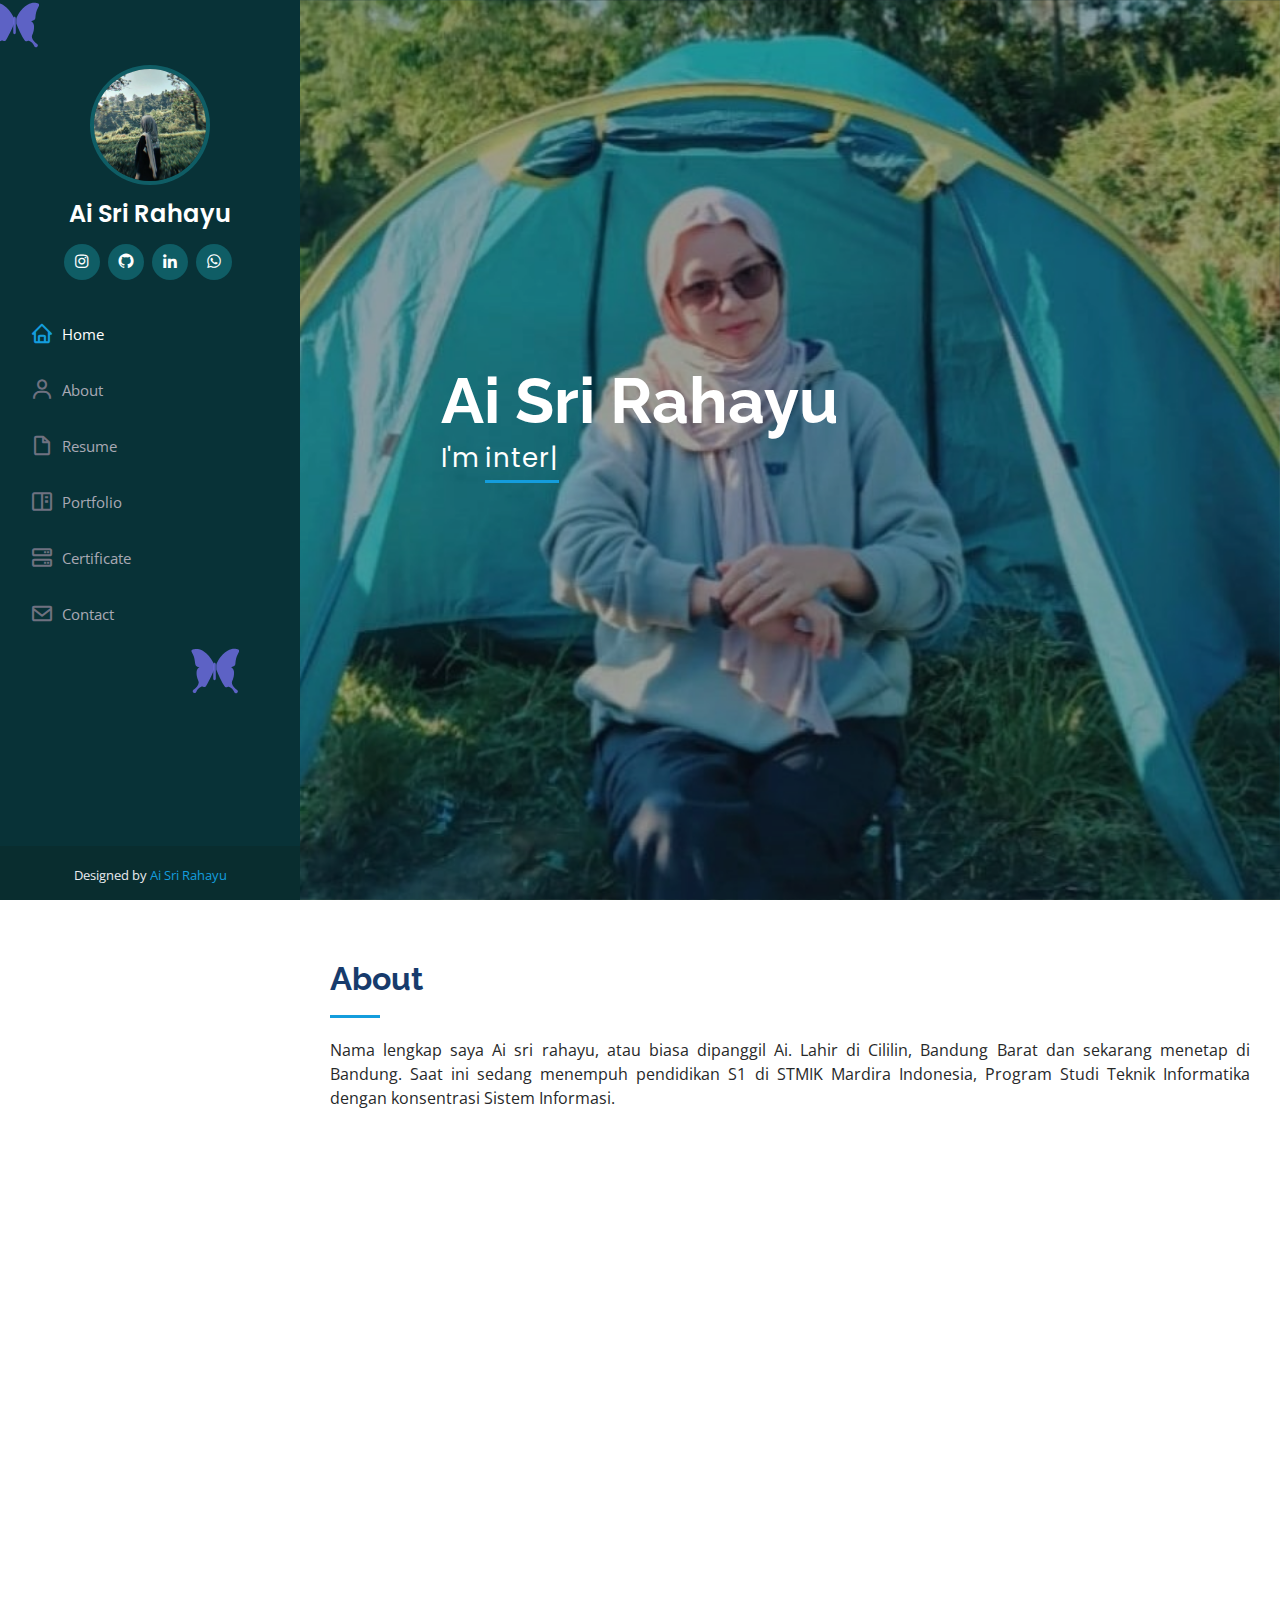
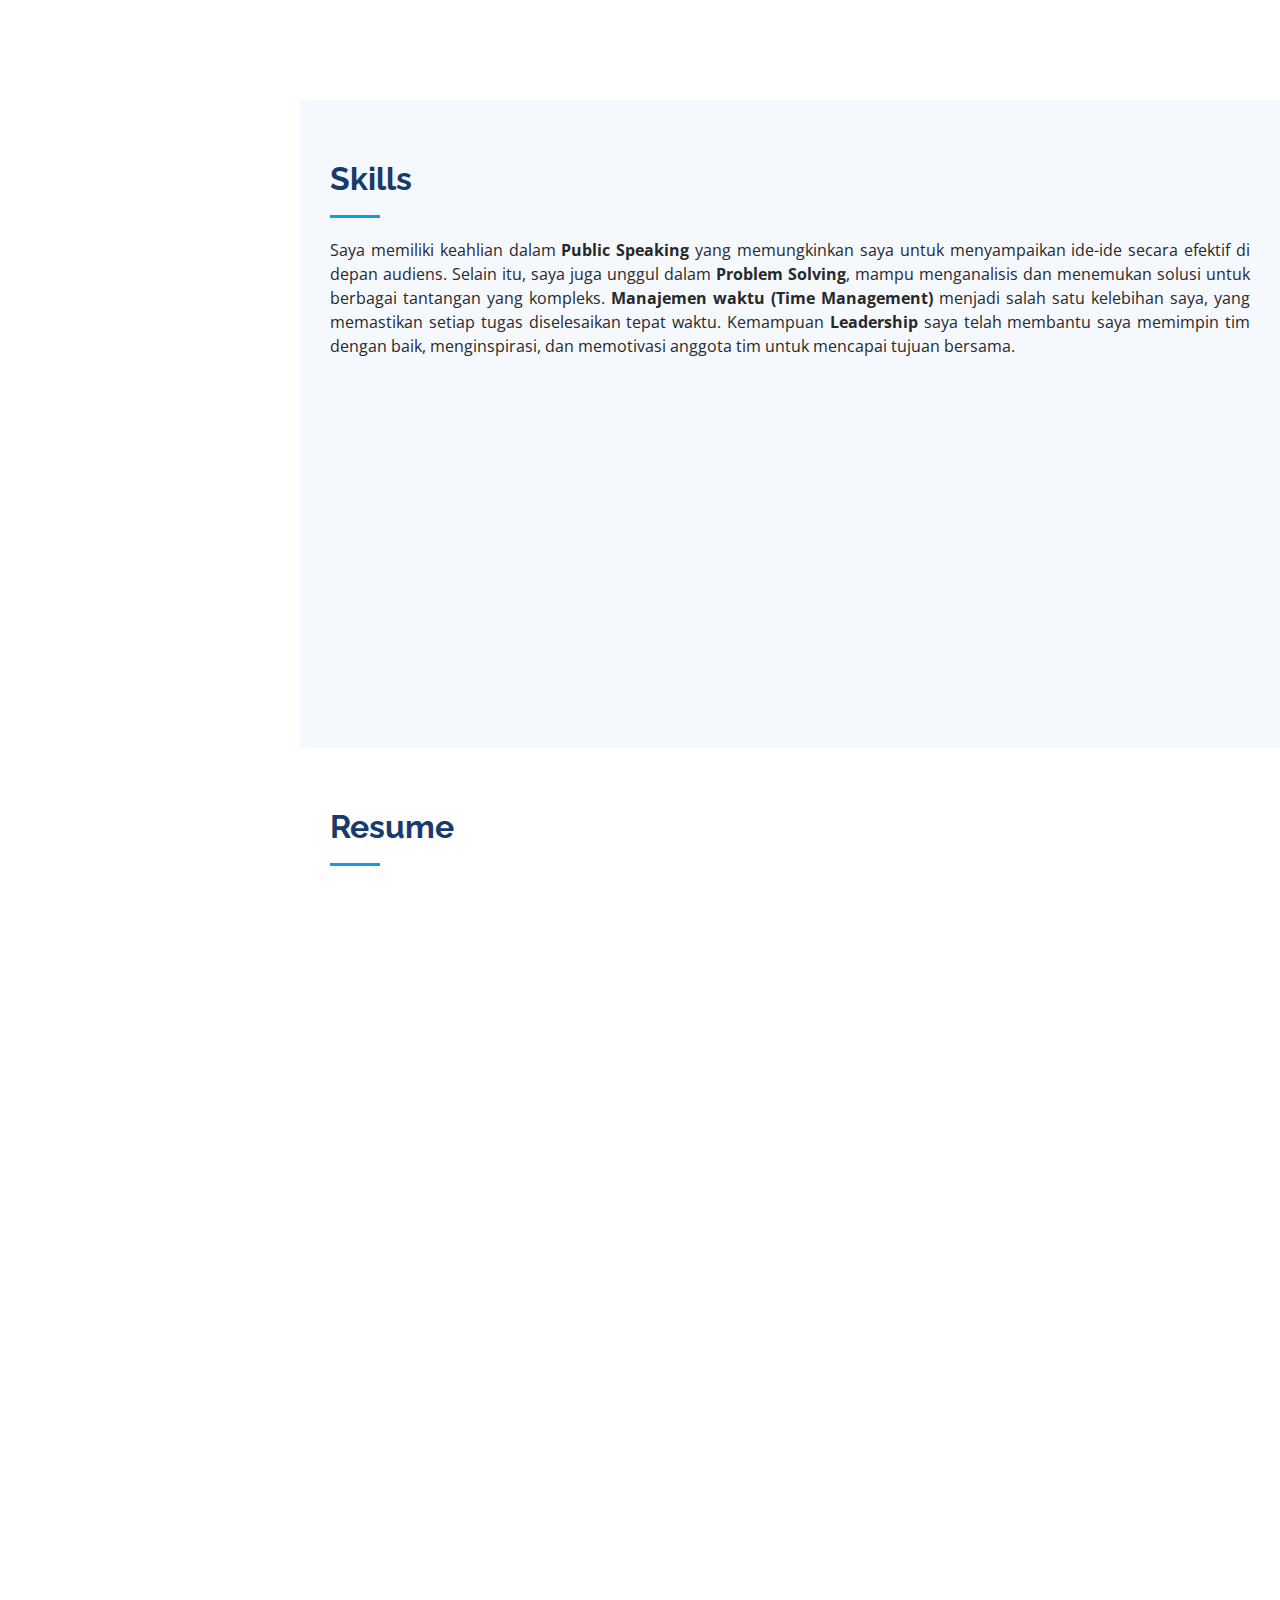
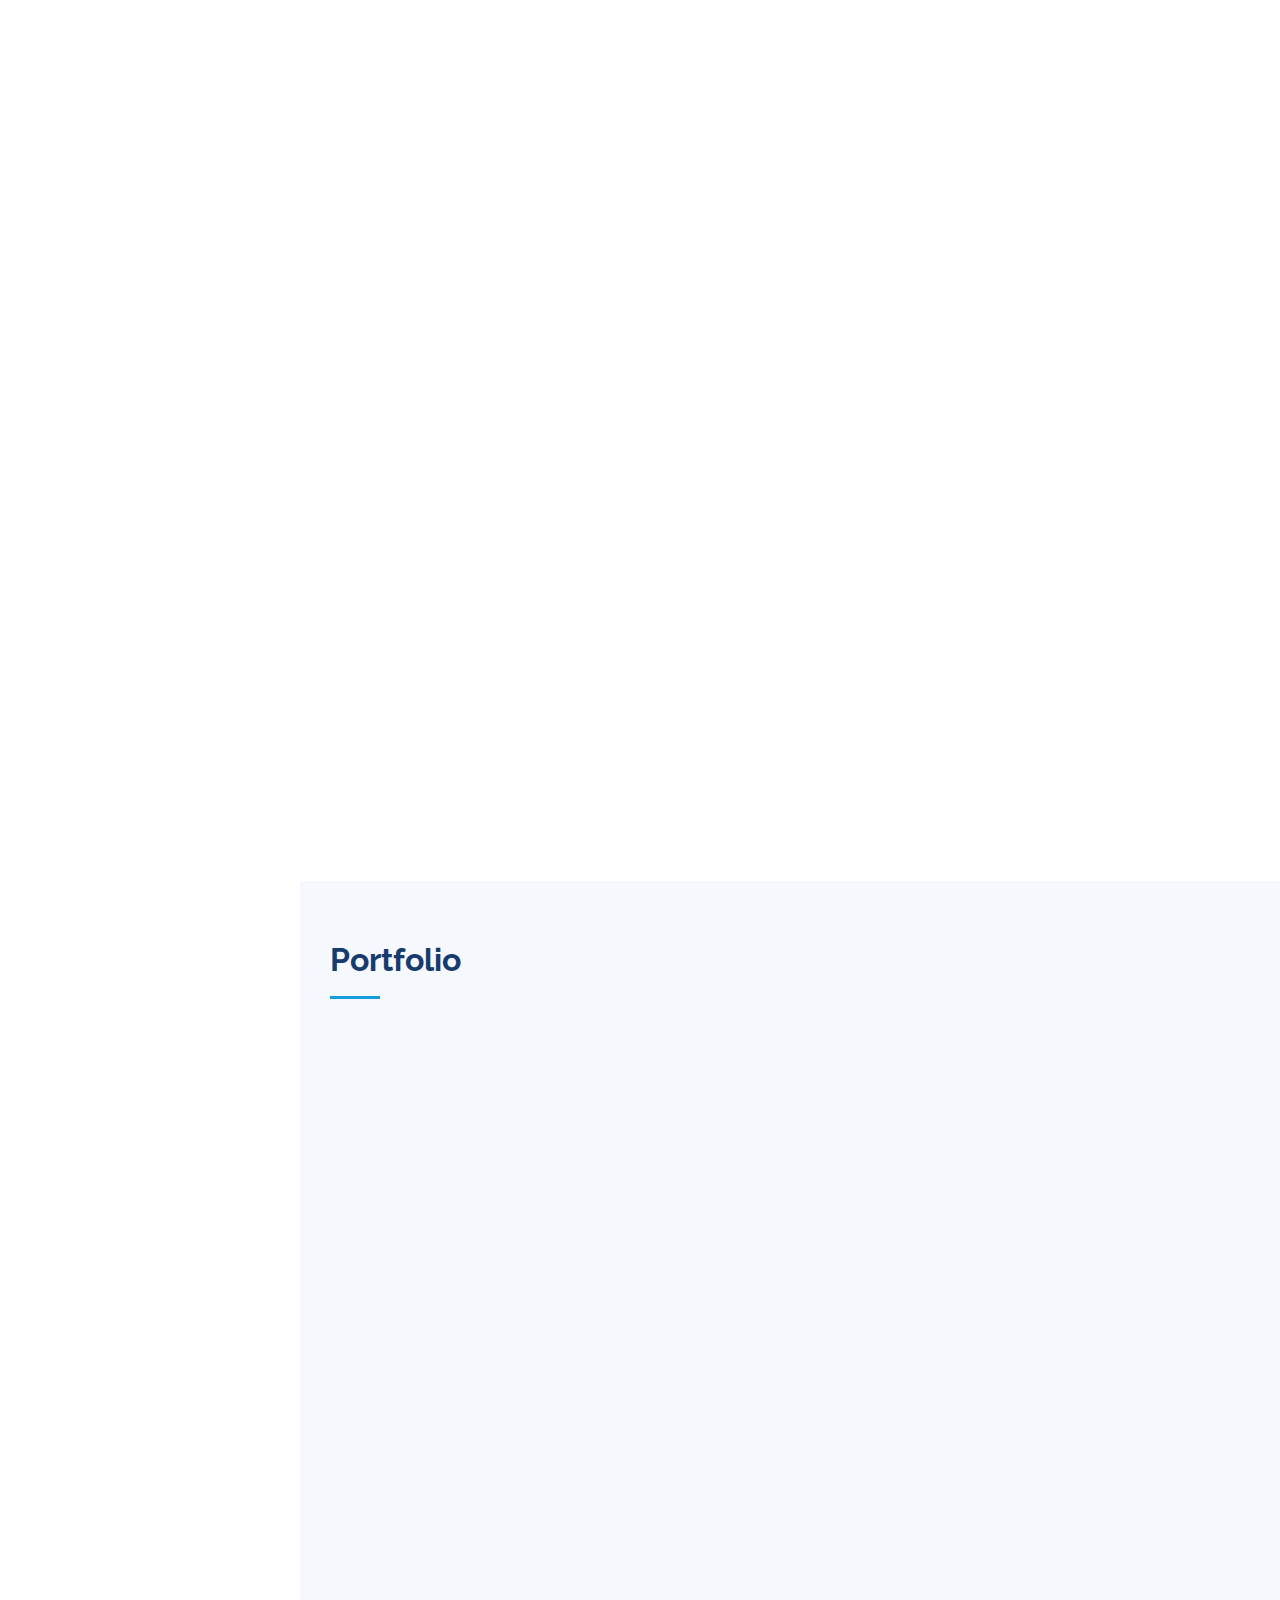
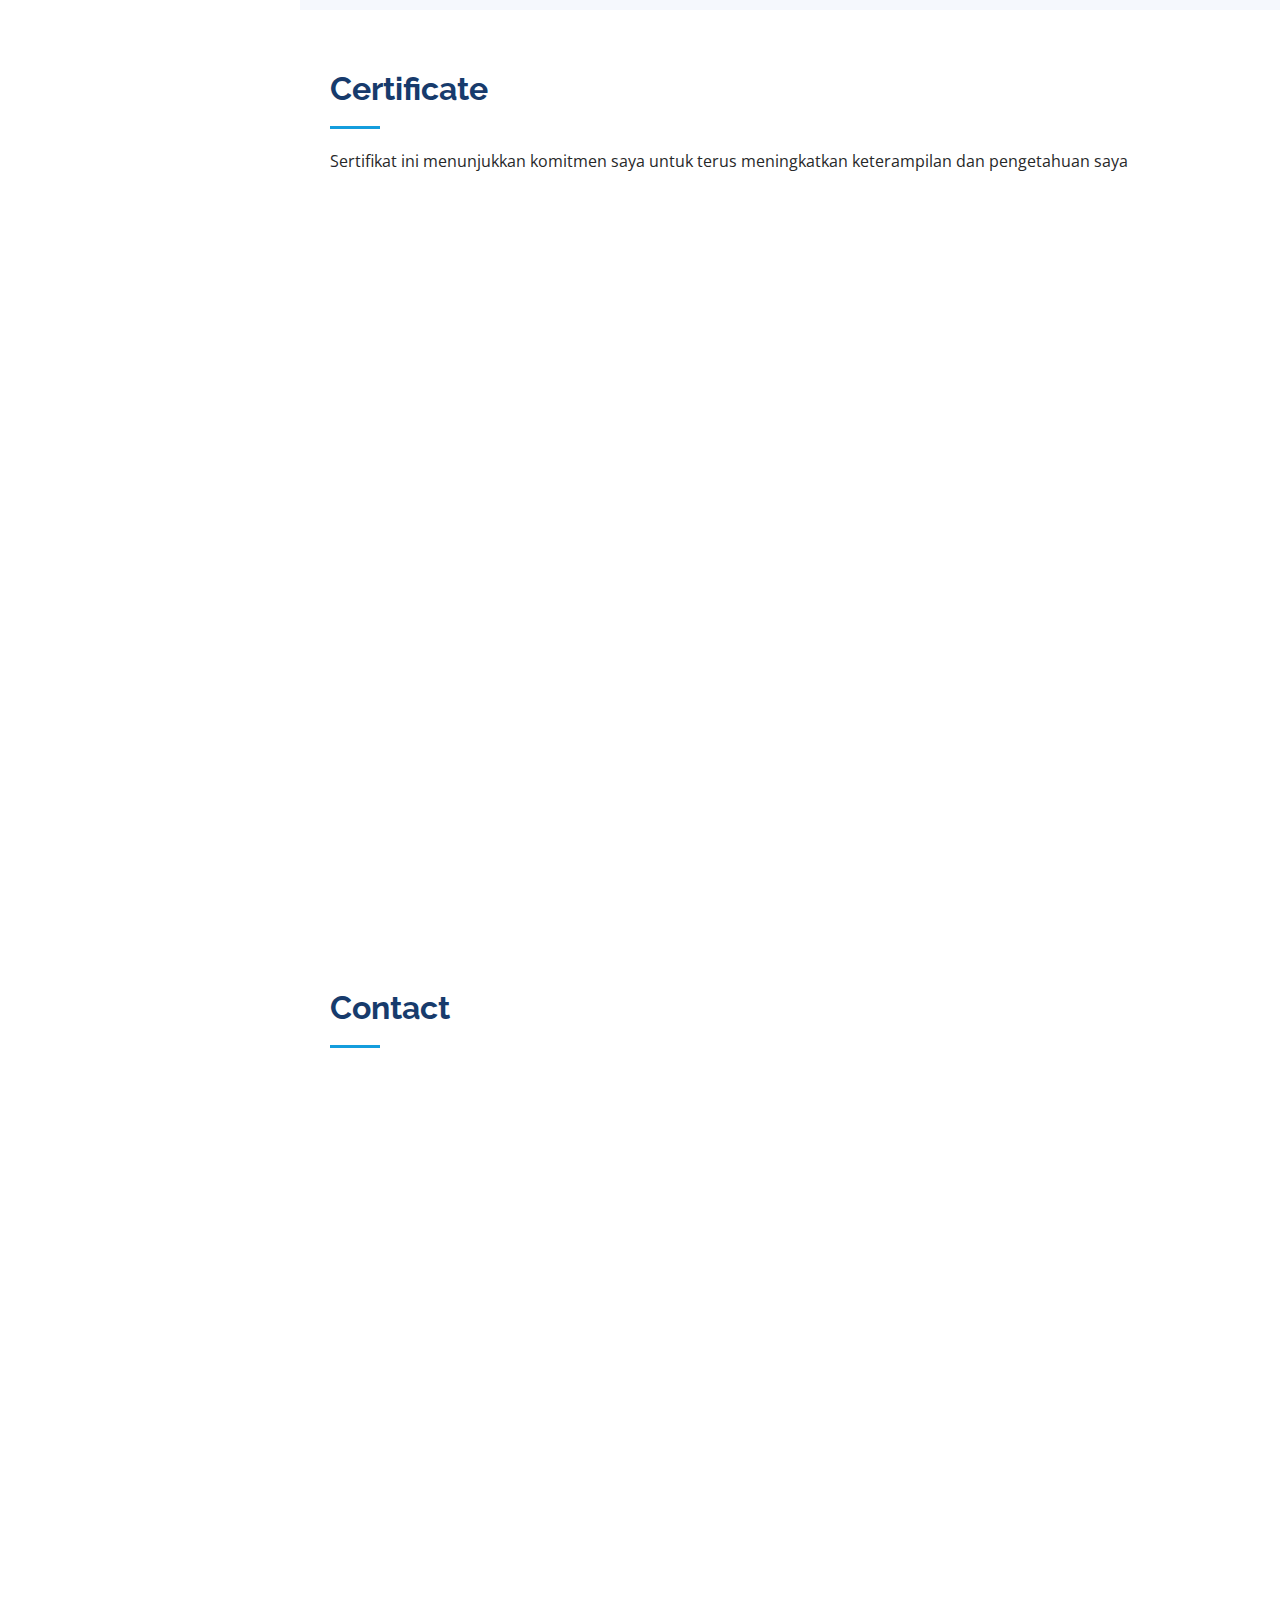
<file: index.html>
<!DOCTYPE html>
<html lang="en">
  <head>
    <meta charset="utf-8" />
    <meta content="width=device-width, initial-scale=1.0" name="viewport" />

    <title>Portofolio|Ai Sri Rahayu</title>
    <meta content="" name="description" />
    <meta content="" name="keywords" />

    <!-- Google Fonts -->
    <link
      href="https://fonts.googleapis.com/css?family=Open+Sans:300,300i,400,400i,600,600i,700,700i|Raleway:300,300i,400,400i,500,500i,600,600i,700,700i|Poppins:300,300i,400,400i,500,500i,600,600i,700,700i"
      rel="stylesheet"
    />

    <link href="assets/img/illustrator (1).png" rel="icon">
    <link href="assets/img/illustrator (2).png" rel="apple-touch-icon">
    <!-- Vendor CSS Files -->
    <link href="assets/vendor/aos/aos.css" rel="stylesheet" />
    <link
      href="assets/vendor/bootstrap/css/bootstrap.min.css"
      rel="stylesheet"
    />
    <link
      href="assets/vendor/bootstrap-icons/bootstrap-icons.css"
      rel="stylesheet"
    />
    <link href="assets/vendor/boxicons/css/boxicons.min.css" rel="stylesheet" />
    <link
      href="assets/vendor/glightbox/css/glightbox.min.css"
      rel="stylesheet"
    />
    <link href="assets/vendor/swiper/swiper-bundle.min.css" rel="stylesheet" />

    <!-- Template Main CSS File -->
    <link href="assets/css/style.css" rel="stylesheet" />
  </head>

  <body>
    <!-- ======= Mobile nav toggle button ======= -->
    <i class="bi bi-list mobile-nav-toggle d-xl-none"></i>

    <!-- ======= Header ======= -->
    <header id="header">
      <div class="loading">
              
              <svg viewBox="0 0 18.528 35.424" version="1.1" y="0" x="0" height="369" width="193" xmlns="http://www.w3.org/2000/svg">
              <path d="M3.358 35.05c.435-.175.646-.408.861-.95.374-.94.698-1.52 1.145-2.05.78-.92 1.757-1.638 2.666-1.957.603-.212.9-.204 1.505.041.843.343 1.597.25 2.062-.254.95-1.029 3.95-6.873 5.841-11.376.869-2.07.831-1.882.797-3.962-.034-2.106-.024-2.064-.927-3.887-1.639-3.31-4.426-6.582-7.147-8.392C8.71 1.298 6.715.504 5.296.328c-.718-.09-2.465-.001-3.183.16C.943.752.279 1.268.279 1.917c0 .119.437 1.136.97 2.26.533 1.126 1.044 2.291 1.135 2.591.334 1.106.776 3.567.945 5.27.065.652.357 1.286.751 1.633.419.367 1.351.786 1.964.883.286.044.534.096.553.115.018.018-.129.128-.327.244-.761.446-1.432 1.439-1.74 2.574-.216.802-.194 2.914.045 4.121.24 1.212.575 2.318 1.031 3.403.46 1.092.535 1.458.439 2.135-.223 1.575-1.958 4.03-3.489 4.937-.693.41-.885.587-1.066.98-.173.375-.185.535-.069.953.223.802 1.206 1.326 1.937 1.033z" fill="#6a6adade"></path>
              </svg>
      
              
              <svg viewBox="0 0 2.4 14.4" version="1.1" y="0" x="0" height="150" width="25" xmlns="http://www.w3.org/2000/svg">
              <path d="M2.2 13c0 .641-.447 1.16-1 1.16-.553 0-1-.519-1-1.16V1.4C.2.759.647.24 1.2.24c.553 0 1 .519 1 1.16z" fill="#6a6adade"></path>
              </svg>
      
              
              <svg viewBox="0 0 18.528 35.424" version="1.1" y="0" x="0" height="369" width="193" xmlns="http://www.w3.org/2000/svg">
              <path d="M15.105 35.155c-.42-.196-.627-.482-.902-1.253-.544-1.517-2.145-3.126-3.636-3.652-.69-.243-.887-.242-1.486.01-.617.26-1.342.278-1.798.045-.555-.283-1.76-2.262-3.476-5.708C2.628 22.232.984 18.575.455 17.144c-.236-.637-.237-.655-.237-2.485 0-2.164.01-2.209.9-4.013 1.011-2.049 2.53-4.189 4.185-5.9C7.679 2.293 9.783.995 12.49.313c.782-.197 1.554-.236 2.695-.137 1.619.14 2.38.38 2.882.909.21.22.246.321.243.684-.002.373-.122.67-.959 2.395-1.277 2.63-1.59 3.806-2.035 7.63-.111.951-.316 1.426-.809 1.87-.52.47-1.306.807-2.165.928l-.391.054.35.224c.897.574 1.58 1.674 1.834 2.956.193.969.12 2.791-.164 4.15-.222 1.061-.696 2.518-1.12 3.443-.336.735-.411 1.584-.203 2.3.505 1.738 2.056 3.692 3.736 4.705.693.417.938.83.874 1.476-.104 1.071-1.193 1.706-2.153 1.256z" fill="#6a6adade"></path>
              </svg>
          </div>
      <div class="d-flex flex-column">
        
        <div class="profile">
          <img
            src="assets/img/aku.jpg"
            alt=""
            class="img-fluid rounded-circle"
          />
          <h1 class="text-light"><a href="index.html">Ai Sri Rahayu</a></h1>
          <div class="social-links mt-3 text-center">
            <a
              href="https://www.instagram.com/mondlicht_asr_?igsh=MWg4cTdyaG9xMmRrNw=="
              class="instagram"
              ><i class="bx bxl-instagram"></i
            ></a>
            <a href="https://github.com/srirhy0601" class="Github"
              ><i class="bx bxl-github"></i
                ></a>
                <a
                href="https://www.linkedin.com/in/aisri-rahayu-b656a7316/"
                class="linkedin"
              ><i class="bx bxl-linkedin"></i
            ></a>
            <a href="whatsapp://send?text=Hello&phone=+6283879755236">
              <i class="bx bxl-whatsapp"></i
                ></a>
              </div>
              
            </div>
            
        <nav id="navbar" class="nav-menu navbar">
          <ul>
            <li>
              <a href="#hero" class="nav-link scrollto active"
                ><i class="bx bx-home"></i> <span>Home</span></a
              >
            </li>
            <li>
              <a href="#about" class="nav-link scrollto"
                ><i class="bx bx-user"></i> <span>About</span></a
              >
            </li>
            <li>
              <a href="#resume" class="nav-link scrollto"
                ><i class="bx bx-file-blank"></i> <span>Resume</span></a
              >
            </li>
            <li>
              <a href="#portfolio" class="nav-link scrollto"
                ><i class="bx bx-book-content"></i> <span>Portfolio</span></a
              >
            </li>
            <li>
              <a href="#services" class="nav-link scrollto"
                ><i class="bx bx-server"></i> <span>Certificate</span></a
              >
            </li>
            <li>
              <a href="#contact" class="nav-link scrollto"
                ><i class="bx bx-envelope"></i> <span>Contact</span></a
              >
            </li>
          </ul>
          
          <!-- .nav-menu -->
        </div>
        

          <div class="loader">
            
            <svg viewBox="0 0 18.528 35.424" version="1.1" y="0" x="0" height="369" width="193" xmlns="http://www.w3.org/2000/svg">
              <path d="M3.358 35.05c.435-.175.646-.408.861-.95.374-.94.698-1.52 1.145-2.05.78-.92 1.757-1.638 2.666-1.957.603-.212.9-.204 1.505.041.843.343 1.597.25 2.062-.254.95-1.029 3.95-6.873 5.841-11.376.869-2.07.831-1.882.797-3.962-.034-2.106-.024-2.064-.927-3.887-1.639-3.31-4.426-6.582-7.147-8.392C8.71 1.298 6.715.504 5.296.328c-.718-.09-2.465-.001-3.183.16C.943.752.279 1.268.279 1.917c0 .119.437 1.136.97 2.26.533 1.126 1.044 2.291 1.135 2.591.334 1.106.776 3.567.945 5.27.065.652.357 1.286.751 1.633.419.367 1.351.786 1.964.883.286.044.534.096.553.115.018.018-.129.128-.327.244-.761.446-1.432 1.439-1.74 2.574-.216.802-.194 2.914.045 4.121.24 1.212.575 2.318 1.031 3.403.46 1.092.535 1.458.439 2.135-.223 1.575-1.958 4.03-3.489 4.937-.693.41-.885.587-1.066.98-.173.375-.185.535-.069.953.223.802 1.206 1.326 1.937 1.033z" fill="#6a6adade"></path>
            </svg>
            
            
            <svg viewBox="0 0 2.4 14.4" version="1.1" y="0" x="0" height="150" width="25" xmlns="http://www.w3.org/2000/svg">
              <path d="M2.2 13c0 .641-.447 1.16-1 1.16-.553 0-1-.519-1-1.16V1.4C.2.759.647.24 1.2.24c.553 0 1 .519 1 1.16z" fill="#6a6adade"></path>
            </svg>
            
            
            <svg viewBox="0 0 18.528 35.424" version="1.1" y="0" x="0" height="369" width="193" xmlns="http://www.w3.org/2000/svg">
              <path d="M15.105 35.155c-.42-.196-.627-.482-.902-1.253-.544-1.517-2.145-3.126-3.636-3.652-.69-.243-.887-.242-1.486.01-.617.26-1.342.278-1.798.045-.555-.283-1.76-2.262-3.476-5.708C2.628 22.232.984 18.575.455 17.144c-.236-.637-.237-.655-.237-2.485 0-2.164.01-2.209.9-4.013 1.011-2.049 2.53-4.189 4.185-5.9C7.679 2.293 9.783.995 12.49.313c.782-.197 1.554-.236 2.695-.137 1.619.14 2.38.38 2.882.909.21.22.246.321.243.684-.002.373-.122.67-.959 2.395-1.277 2.63-1.59 3.806-2.035 7.63-.111.951-.316 1.426-.809 1.87-.52.47-1.306.807-2.165.928l-.391.054.35.224c.897.574 1.58 1.674 1.834 2.956.193.969.12 2.791-.164 4.15-.222 1.061-.696 2.518-1.12 3.443-.336.735-.411 1.584-.203 2.3.505 1.738 2.056 3.692 3.736 4.705.693.417.938.83.874 1.476-.104 1.071-1.193 1.706-2.153 1.256z" fill="#6a6adade"></path>
            </svg>
          
    </div>
    </header>
    <!-- End Header -->

    <!-- ======= Hero Section ======= -->
    <section
      id="hero"
      class="d-flex flex-column justify-content-center align-items-center"
    >
      <div class="hero-container" data-aos="fade-in">
        <h1>Ai Sri Rahayu</h1>
        <p>
          I'm
          <span
            class="typed"
            data-typed-items=" interested in IOT and programming"
          ></span>
        </p>
        

</div>

    </section>
    <!-- End Hero -->

    <main id="main">
      <!-- ======= About Section ======= -->
      <section id="about" class="about">
        <div class="container" align="justify">
          <div class="section-title">
            <h2>About</h2>
            <p>
              Nama lengkap saya Ai sri rahayu, atau biasa dipanggil Ai. Lahir di
              Cililin, Bandung Barat dan sekarang menetap di Bandung. Saat ini
              sedang menempuh pendidikan S1 di STMIK Mardira Indonesia, Program
              Studi Teknik Informatika dengan konsentrasi Sistem Informasi.
            </p>
          </div>

          <div class="row">
            <div class="col-lg-4" data-aos="fade-right">
              <img src="assets/img/sayee.jpg" class="img-fluid" alt="" />
            </div>
            <div class="col-lg-8 pt-4 pt-lg-0 content" data-aos="fade-left">
              <p class="fst-italic">
                Diperkuliahan saya bergabung di HIMA ( Himpunan Mahasiswa Teknik
                Informatika) sebagai Wakil ketua Himpunan dan pernah menjabat di
                kepengurusan sebagai Sekretaris Divisi Pendidikan, selain HIMA
                saya juga bergabung di UKM UDMI (Unit Dakwah Mahasiswa Islam)
                Sebagai Sekretaris I UDMI. Selain itu saya juga aktif dalam
                mengembangkan diri pada bidang informatika khususnya pemrograman
                dan internet of things.
              </p>
              <h3> <u>AI SRI RAHAYU</u></h3>
              <br />
              <div class="row">
                <div class="col-lg-6">
                  <ul>
                    <li>
                      <i class="bi bi-chevron-right"></i>
                      <strong>Birthday:</strong> <span>6 Januari 2004</span>
                    </li>
                    <li>
                      <i class="bi bi-chevron-right"></i>
                      <strong>Website:</strong> <span>https://srirhy0601.github.io/Website-Portofolio/</span>
                    </li>
                    <li>
                      <i class="bi bi-chevron-right"></i>
                      <strong>Phone:</strong> <span>+6283879755236</span>
                    </li>
                  </ul>
                </div>
                <div class="col-lg-6">
                  <ul>
                    <li>
                      <i class="bi bi-chevron-right"></i>
                      <strong>City:</strong> <span>Bandung, Indonesia</span>
                    </li>
                    <li>
                      <i class="bi bi-chevron-right"></i> <strong>Age:</strong>
                      <span>20</span>
                    </li>
                    <li>
                      <i class="bi bi-chevron-right"></i>
                      <strong>Email:</strong>
                      <span>aisryrhy098765@gmail.com</span>
                    </li>
                  </ul>
                </div>
              </div>
              <p class="fst-italic">
                memiliki kemampuan kreatif dan inovatif yang membuat saya
                terbiasa bertanggung jawab dalam bidang pemrograman dan membuat
                project iot. dan saya dapat dengan mudah berkomunikasi dengan
                baik dan mampu menerima wawasan dan pengalaman yang baru dan
                juga memungkinkan untuk mencoba tantangan yang baru, tekanan
                dalam bekerja serta mudah beradaptasi dalam lingkungan
                pekerjaan.
              </p>
            </div>
          </div>
        </div>
      </section>
      <!-- End About Section -->

      <!-- ======= Skills Section ======= -->
      <section id="skills" class="skills section-bg">
        <div class="container">
          <div class="section-title" align="justify">
            <h2>Skills</h2>
            <p>
              Saya memiliki keahlian dalam <b>Public Speaking</b> yang memungkinkan saya untuk menyampaikan ide-ide secara efektif di depan audiens. Selain itu, saya juga unggul dalam <b>Problem Solving</b>, mampu menganalisis dan menemukan solusi untuk berbagai tantangan yang kompleks. <b>Manajemen waktu (Time Management)</b> menjadi salah satu kelebihan saya, yang memastikan setiap tugas diselesaikan tepat waktu. Kemampuan <b>Leadership</b> saya telah membantu saya memimpin tim dengan baik, menginspirasi, dan memotivasi anggota tim untuk mencapai tujuan bersama.
            </p>
          </div>

          <div class="row skills-content">
            <div class="col-lg-6" data-aos="fade-up">
              <div class="progress">
                <span class="skill">HTML5 <i class="val">100%</i></span>
                <div class="progress-bar-wrap">
                  <div
                    class="progress-bar"
                    role="progressbar"
                    aria-valuenow="100"
                    aria-valuemin="0"
                    aria-valuemax="100"
                  ></div>
                </div>
              </div>

            

              <div class="progress">
                <span class="skill">Java <i class="val">75%</i></span>
                <div class="progress-bar-wrap">
                  <div
                    class="progress-bar"
                    role="progressbar"
                    aria-valuenow="75"
                    aria-valuemin="0"
                    aria-valuemax="100"
                  ></div>
                </div>
              </div>
            
              <div class="progress">
                <span class="skill">PHP <i class="val">80%</i></span>
                <div class="progress-bar-wrap">
                  <div
                    class="progress-bar"
                    role="progressbar"
                    aria-valuenow="80"
                    aria-valuemin="0"
                    aria-valuemax="100"
                  ></div>
                </div>
              </div>
              <div class="progress">
                <span class="skill">JavaScript <i class="val">75%</i></span>
                <div class="progress-bar-wrap">
                  <div
                    class="progress-bar"
                    role="progressbar"
                    aria-valuenow="75"
                    aria-valuemin="0"
                    aria-valuemax="100"
                  ></div>
                </div>
              </div>
              <div class="progress">
                <span class="skill">Laravel <i class="val">70%</i></span>
                <div class="progress-bar-wrap">
                  <div
                    class="progress-bar"
                    role="progressbar"
                    aria-valuenow="70"
                    aria-valuemin="0"
                    aria-valuemax="100"
                  ></div>
                </div>
              </div>
            </div>

            <div class="col-lg-6" data-aos="fade-up" data-aos-delay="100">
              <div class="progress">
                <span class="skill">Arduino IDE <i class="val">95%</i></span>
                <div class="progress-bar-wrap">
                  <div
                    class="progress-bar"
                    role="progressbar"
                    aria-valuenow="95"
                    aria-valuemin="0"
                    aria-valuemax="100"
                  ></div>
                </div>
              </div>
              <div class="progress">
                <span class="skill">NetBeans<i class="val">85%</i></span>
                <div class="progress-bar-wrap">
                  <div
                    class="progress-bar"
                    role="progressbar"
                    aria-valuenow="85"
                    aria-valuemin="0"
                    aria-valuemax="100"
                  ></div>
                </div>
              </div>

              <div class="progress">
                <span class="skill">Vs Code <i class="val">90%</i></span>
                <div class="progress-bar-wrap">
                  <div
                    class="progress-bar"
                    role="progressbar"
                    aria-valuenow="90"
                    aria-valuemin="0"
                    aria-valuemax="100"
                  ></div>
                </div>
              </div>

              <div class="progress">
                <span class="skill">GitHub <i class="val">60%</i></span>
                <div class="progress-bar-wrap">
                  <div
                    class="progress-bar"
                    role="progressbar"
                    aria-valuenow="60"
                    aria-valuemin="0"
                    aria-valuemax="100"
                  ></div>
                </div>
              </div>
              <div class="progress">
                <span class="skill">Mit App Inventory <i class="val">55%</i></span>
                <div class="progress-bar-wrap">
                  <div
                    class="progress-bar"
                    role="progressbar"
                    aria-valuenow="55"
                    aria-valuemin="0"
                    aria-valuemax="100"
                  ></div>
                </div>
              </div>
            </div>
          </div>
        </div>
      </section>
      <!-- End Skills Section -->

      <!-- ======= Resume Section ======= -->
      <section id="resume" class="resume">
        <div class="container">
          <div class="section-title">
            <h2>Resume</h2>
          </div>
          <div class="row" align="justify">
            <div class="col-lg-6" data-aos="fade-up">
              <h3 class="resume-title">Sumary</h3>
              <div class="resume-item pb-0">
                <h4>Ai Sri Rahayu</h4>
                <p>
                  <em
                    >Saya adalah mahasiswa Teknik Informatika dengan
                    ketertarikan khusus pada Internet of Things (IoT) dan
                    pemrograman. Keinginan yang kuat untuk terus belajar dan
                    berkembang dalam kedua bidang ini mendorong saya untuk
                    mencari peluang dan tantangan baru. Pendidikan dan
                    pengalaman saya dalam berbagai proyek telah memperkuat
                    keterampilan analisis, pemecahan masalah, komunikasi, dan
                    kepemimpinan. Saya mencari peluang untuk
                    mengembangkan diri dan memberikan kontribusi maksimal dalam
                    lingkungan kerja yang dinamis dan inovatif..</em
                  >
                </p>
              </div>

              <h3 class="resume-title">Education</h3>
              <div class="resume-item">
                <h4>STMIK Mardira Indonesia</h4>
                <h5>2021-Present</h5>
                <p>
                  <em>Sarjana (S1) in Teknik Informatika (Sistem Informasi)</em>
                </p>
                <p>
                  <ol>
                    <li>
                      Aktif dalam berbagai Organisasi baik internal maupun eksternal
                  </li>
                    <li>
                      Menjadi peserta studi independen batch 6 
                  </li>
                    <li>
                      Menjadi Assistant
                  Lecturer dengan Mata Kuliah Pemrograman dasar android, IOT,
                  java, dan pemrograman web I dan web II
                  </li>
                </ol>
                </p>
              </div>
              <div class="resume-item">
                <h4>SMK Dwi Putra</h4>
                <h5>2018-2021</h5>
                <p><em>Sekolah Menengah Kejuruan in Teknik Komputer Jaringan</em></p>
                <p>
                  <ol>
                    <li>
                      Aktif dalam berbagai kegiatan dan Organisasi baik internal maupun eksternal

                    </li>
                  </ol>
                </p>
              </div>
              <h3 class="resume-title">Organizational Experience</h3>
              <div class="resume-item">
                <h4>Himpunan Mahasiswa Teknik Informatika</h4>
                <h5>Mar 2023 – Present</h5>
                <p>
                  <em>Wakil Ketua Himpunan</em>
                </p>
                <p>
                  <ol>
                    <li>
                      Mendukung Ketua Himpunan dalam mengelola dan menjalankan program kerja organisasi. 
                  </li>
                    <li>
                      Mengkoordinasikan kegiatan dan proyek antar departemen.
                  </li>
                    <li>
                      Mewakili himpunan dalam berbagai acara dan kegiatan eksternal.
                  </li>
                </ol>
                </p>
              </div>
              <div class="resume-item">
                <h4>Unit Dakwah Mahasiswa Islam </h4>
                <h5>Jan 2022 – Present</h5>
                <p><em>Sekretaris 1 </em></p>
                <p>
                  <ol>
                    <li>
                      Memimpin tim sekretariat dan mengawasi seluruh tugas administratif.
                    </li>
                    <li>
                      Menyusun agenda rapat dan memastikan distribusi notulen secara tepat waktu.
                    </li>
                    <li>
                      Mengelola korespondensi organisasi dan menjaga arsip penting.
                    </li>
                  </ol>
                </p>
              </div>
            </div>
            <div class="col-lg-6" data-aos="fade-up" data-aos-delay="100">
              <h3 class="resume-title">Professional Experience</h3>
              <div class="resume-item">
                <h4>PT. Lini Muda Inspirasi</h4>
                <h5>Feb 2024 – Present</h5>
                <p><em>Internet of things (iot) development for smart industry (studi independen) </em></p>
                <ul style="list-style-type:circle"></ul>
                  <li>
                    kemampuan untuk menggunakan mikrokontroler ESP32,
                  </li>
                  <li>
                    serta keahlian dalam menggunakan Arduino IDE dan Simulator Wokwi untuk mengembangkan dan menguji kode Arduino.
                  </li>
                  <li>
                    Peningkatan pemahaman tentang konsep analog dan digital di dunia elektronika.
                  </li>
                  <li>
                    Kemampuan dalam menganalisis dan memecahkan masalah terkait konektivitas dan manajemen data.
                  </li>
                  <li>
                    Kemampuan membangun sistem kontrol sederhana dengan ESP32.
                  </li>
                  <li>
                    Keterampilan teknis dalam pengembangan perangkat keras dan perangkat lunak untuk aplikasi IoT. 
                  </li>
                </ul>
              </div>
              <div class="resume-item">
                <h4>STMIK Mardira Indonesia </h4>
                <h5>Sep 2022 - Present</h5>
                <p><em>Assistant lecturer (internet of things, pemrograman web, java) </em></p>
                <ul style="list-style-type:square"></ul>
                  <li>
                    Membantu dosen dalam menyampaikan materi kuliah 

                  </li>
                  <li>
                    Bertanggung jawab dalam pembuatan modul matakuliah pemrograman web, pemrograman dasar android, internet of things serta matakuliah java.
                  </li>
                  <li>
                    Berkontribusi dalam mengembangkan materi pembelajaran dan mengevaluasi kinerja mahasiswa. 
                  </li>
                  <li>
                    Membantu mahasiswa dalam praktikum matakuliah
                  </li>
                </ul>
              </div>
              <div class="resume-item">
                <h4> SMK Dwi Putra</h4>
                <h5> Juli 2021 - Des 2021</h5>
                <p><em>Teacher (simulasi digital dan pemrograman dasar)</em></p>
                <ul style="list-style-type:disc"></ul>
                  <li>
                    Mengajar mata pelajaran Simulasi Digital dan Pemrograman Dasar kepada siswa SMK.

                  </li>
                  <li>
                    Membimbing siswa dalam praktek pemrograman dan proyek simulasi digital.
                  </li>
                  <li>
                    Mengadakan evaluasi dan penilaian terhadap hasil belajar siswa.
                  </li>
                  <li>
                    Menyusun dan mengembangkan materi ajar serta modul pembelajaran.
                  </li>
                </ul>
              </div>
            </div>
          </div>
        </div>
      </section>
      <!-- End Resume Section -->

      <!-- ======= Portfolio Section ======= -->
      <section id="portfolio" class="portfolio section-bg">
        <div class="container">
          <div class="section-title">
            <h2>Portfolio</h2>
          </div>

          <div class="row" data-aos="fade-up">
            <div class="col-lg-12 d-flex justify-content-center">
              <ul id="portfolio-flters">
                <li data-filter="*" class="filter-active">All</li>
                <li data-filter=".filter-app">Java</li>
                <li data-filter=".filter-iot">IoT</li>
                <li data-filter=".filter-web">Web</li>
              </ul>
            </div>
          </div>

          <div
            class="row portfolio-container"
            data-aos="fade-up"
            data-aos-delay="100"
          >
            <div class="col-lg-4 col-md-6 portfolio-item filter-app">
              <div class="portfolio-wrap">
                <img
                  src="assets/img/portfolio/java1.png"
                  class="img-fluid"
                  alt=""
                />
                <div class="portfolio-links">
                  <a
                    href="assets/img/portfolio/java1.png"
                    data-gallery="portfolioGallery"
                    class="portfolio-lightbox"
                    
                    ><i class="bx bx-plus"></i
                  ></a>
                  <a href="portfolio-details.html" title="More Details"
                    ><i class="bx bx-link"></i
                  ></a>
                </div>
              </div>
            </div>

            <div class="col-lg-4 col-md-6 portfolio-item filter-iot">
              <div class="portfolio-wrap">
                <img
                  src="assets/img/portfolio/iot1.png"
                  class="img-fluid"
                  alt=""
                />
                <div class="portfolio-links">
                  <a
                    href="assets/img/portfolio/iot1.png"
                    data-gallery="portfolioGallery"
                    class="portfolio-lightbox"
                    
                    ><i class="bx bx-plus"></i
                  ></a>
                  <a href="iotdetail.html" title="More Details"
                    ><i class="bx bx-link"></i
                  ></a>
                </div>
              </div>
            </div>

            <div class="col-lg-4 col-md-6 portfolio-item filter-web">
              <div class="portfolio-wrap">
                <img
                  src="assets/img/portfolio/web1.png"
                  class="img-fluid"
                  alt=""
                />
                <div class="portfolio-links">
                  <a
                    href="assets/img/portfolio/web1.png"
                    data-gallery="portfolioGallery"
                    class="portfolio-lightbox"
                    
                    ><i class="bx bx-plus"></i
                  ></a>
                  <a href="webdetail.html" title="More Details"
                    ><i class="bx bx-link"></i
                  ></a>
                </div>
              </div>
            </div>
            <div class="col-lg-4 col-md-6 portfolio-item filter-app">
              <div class="portfolio-wrap">
                <img
                  src="assets/img/portfolio/ass1.png"
                  class="img-fluid"
                  alt=""
                />
                <div class="portfolio-links">
                  <a
                    href="assets/img/portfolio/ass1.png"
                    data-gallery="portfolioGallery"
                    class="portfolio-lightbox"
                    
                    ><i class="bx bx-plus"></i
                  ></a>
                  <a href="javadetail.html" title="More Details"
                    ><i class="bx bx-link"></i
                  ></a>
                </div>
              </div>
            </div>
            <div class="col-lg-4 col-md-6 portfolio-item filter-iot">
              <div class="portfolio-wrap">
                <img
                  src="assets/img/portfolio/iott1.png"
                  class="img-fluid"
                  alt=""
                />
                <div class="portfolio-links">
                  <a
                    href="assets/img/portfolio/iott1.png"
                    data-gallery="portfolioGallery"
                    class="portfolio-lightbox"
                    
                    ><i class="bx bx-plus"></i
                  ></a>
                  <a href="iot2detail.html" title="More Details"
                    ><i class="bx bx-link"></i
                  ></a>
                </div>
              </div>
            </div>

           
            </div>
          </div>
        </div>
      </section>
      <!-- End Portfolio Section -->

      <!-- ======= Services Section ======= -->
      <section id="services" class="services">
        <div class="container">
          <div class="section-title">
            <h2>Certificate</h2>
            <p>
              Sertifikat ini menunjukkan komitmen saya untuk terus meningkatkan keterampilan dan pengetahuan saya
            </p>
          </div>
          <div
          class="row portfolio-container"
          data-aos="fade-up"
          data-aos-delay="100"
        >
          <div class="col-lg-4 col-md-6 portfolio-item filter-app">
            <div class="portfolio-wrap">
              <img
                src="assets/img/sertifikat/msib.png"
                class="img-fluid"
                alt=""
              />
              <div class="portfolio-links">
                <a
                  href="assets/img/sertifikat/msib.png"
                  data-gallery="portfolioGallery"
                  class="portfolio-lightbox"
                  title="Sertifikat Kepesertaan MSIB"
                  ><i class="bx bx-plus"></i
                ></a>
                
              </div>
            </div>
          </div>

          <div class="col-lg-4 col-md-6 portfolio-item filter-web">
            <div class="portfolio-wrap">
              <img
                src="assets/img/sertifikat/myskill.png"
                class="img-fluid"
                alt=""
              />
              <div class="portfolio-links">
                <a
                  href="assets/img/sertifikat/myskill.png"
                  data-gallery="portfolioGallery"
                  class="portfolio-lightbox"
                  title="Sertifikat MSIB Studi Independent"
                  ><i class="bx bx-plus"></i
                ></a>
                
              </div>
            </div>
          </div>

          <div class="col-lg-4 col-md-6 portfolio-item filter-app">
            <div class="portfolio-wrap">
              <img
                src="assets/img/sertifikat/tribe.png"
                class="img-fluid"
                alt=""
              />
              <div class="portfolio-links">
                <a
                  href="assets/img/sertifikat/tribe.png"
                  data-gallery="portfolioGallery"
                  class="portfolio-lightbox"
                  title="Sertifikat TRIBE MSIB batch 6"
                  ><i class="bx bx-plus"></i
                ></a>
                
              </div>
            </div>
          </div>

          <div class="col-lg-4 col-md-6 portfolio-item filter-card">
            <div class="portfolio-wrap">
              <img
                src="assets/img/sertifikat/asisten.png"
                class="img-fluid"
                alt=""
              />
              <div class="portfolio-links">
                <a
                  href="assets/img/sertifikat/asisten.png"
                  data-gallery="portfolioGallery"
                  class="portfolio-lightbox"
                  title="Sertifikat Asisten Praktikum"
                  ><i class="bx bx-plus"></i
                ></a>
               
              </div>
            </div>
          </div>

          <div class="col-lg-4 col-md-6 portfolio-item filter-web">
            <div class="portfolio-wrap">
              <img
                src="assets/img/sertifikat/ujikom.png"
                class="img-fluid"
                alt=""
              />
              <div class="portfolio-links">
                <a
                  href="assets/img/sertifikat/ujikom.png"
                  data-gallery="portfolioGallery"
                  class="portfolio-lightbox"
                  title="Sertifikat Uji Kompetensi SMK"
                  ><i class="bx bx-plus"></i
                ></a>
               
              </div>
            </div>
          </div>

          <div class="col-lg-4 col-md-6 portfolio-item filter-app">
            <div class="portfolio-wrap">
              <img
                src="assets/img/sertifikat/corsenet.png"
                class="img-fluid"
                alt=""
              />
              <div class="portfolio-links">
                <a
                  href="assets/img/sertifikat/corsenet.png"
                  data-gallery="portfolioGallery"
                  class="portfolio-lightbox"
                  title="Sertifikat Course Net"
                  ><i class="bx bx-plus"></i
                ></a>
              </div>
            </div>
          </div>
        </div>
      </div>
      </section>
      <!-- End Services Section -->


      <!-- ======= Contact Section ======= -->
      <section id="contact" class="contact">
        <div class="container">
          <div class="section-title">
            <h2>Contact</h2>
          </div>

          <div class="row" data-aos="fade-in">
            <div class="col-lg-5 d-flex align-items-stretch">
              <div class="info">
                <div class="address">
                  <i class="bi bi-geo-alt"></i>
                  <h4>Location:</h4>
                  <p>Bandung, Jawa Barat, Indonesia</p>
                </div>

                <div class="email">
                  <i class="bi bi-envelope"></i>
                  <h4>Email:</h4>
                  <p>aisryrhy098765@gmail.com</p>
                </div>

                <div class="phone">
                  <i class="bi bi-phone"></i>
                  <h4>Call:</h4>
                  <p>+6283879755236</p>
                </div>

                <!-- <iframe
                  src="https://maps.app.goo.gl/wiHSJDo3yFwNyJy67"
                  frameborder="0"
                  style="border: 0; width: 100%; height: 290px"
                  allowfullscreen
                ></iframe> -->
                <iframe src="https://www.google.com/maps/embed?pb=!1m18!1m12!1m3!1d126748.56400419724!2d107.56075544356331!3d-6.9034423794030495!2m3!1f0!2f0!3f0!3m2!1i1024!2i768!4f13.1!3m3!1m2!1s0x2e68e6398252477f%3A0x146a1f93d3e815b2!2sBandung%2C%20Kota%20Bandung%2C%20Jawa%20Barat!5e0!3m2!1sid!2sid!4v1723268865982!5m2!1sid!2sid" 
                width="100%" height="290px" style="border:0;" 
                allowfullscreen="" 
                loading="lazy" 
                referrerpolicy="no-referrer-when-downgrade">
              </iframe>
              </div>
            </div>

            <div class="col-lg-7 mt-5 mt-lg-0 d-flex align-items-stretch">
              <form
                action="forms/contact.php"
                method="post"
                role="form"
                class="php-email-form"
              >
                <div class="row">
                  <div class="form-group col-md-6">
                    <label for="name">Your Name</label>
                    <input
                      type="text"
                      name="name"
                      class="form-control"
                      id="name"
                      required
                    />
                  </div>
                  <div class="form-group col-md-6">
                    <label for="name">Your Email</label>
                    <input
                      type="email"
                      class="form-control"
                      name="email"
                      id="email"
                      required
                    />
                  </div>
                </div>
                <div class="form-group">
                  <label for="name">Subject</label>
                  <input
                    type="text"
                    class="form-control"
                    name="subject"
                    id="subject"
                    required
                  />
                </div>
                <div class="form-group">
                  <label for="name">Message</label>
                  <textarea
                    class="form-control"
                    name="message"
                    rows="10"
                    required
                  ></textarea>
                </div>
                <div class="my-3">
                  <div class="loading">Loading</div>
                  <div class="error-message"></div>
                  <div class="sent-message">
                    Your message has been sent. Thank you!
                  </div>
                </div>
                <div class="text-center">
                  <button type="submit">Send Message</button>
                </div>
              </form>
            </div>
          </div>
        </div>
      </section>
      <!-- End Contact Section -->
    </main>
    <!-- End #main -->

    <!-- ======= Footer ======= -->
    <footer id="footer">
      <div class="container">
        <div class="credits">
          Designed by <a href="#hero">Ai Sri Rahayu</a>
        </div>
      </div>
    </footer>
    <!-- End  Footer -->

    <a
      href="#"
      class="back-to-top d-flex align-items-center justify-content-center"
      ><i class="bi bi-arrow-up-short"></i
    ></a>

    <!-- Vendor JS Files -->
    <script src="assets/vendor/purecounter/purecounter_vanilla.js"></script>
    <script src="assets/vendor/aos/aos.js"></script>
    <script src="assets/vendor/bootstrap/js/bootstrap.bundle.min.js"></script>
    <script src="assets/vendor/glightbox/js/glightbox.min.js"></script>
    <script src="assets/vendor/isotope-layout/isotope.pkgd.min.js"></script>
    <script src="assets/vendor/swiper/swiper-bundle.min.js"></script>
    <script src="assets/vendor/typed.js/typed.umd.js"></script>
    <script src="assets/vendor/waypoints/noframework.waypoints.js"></script>
    <script src="assets/vendor/php-email-form/validate.js"></script>

    <!-- Template Main JS File -->
    <script src="assets/js/main.js"></script>
  </body>
</html>
</file>
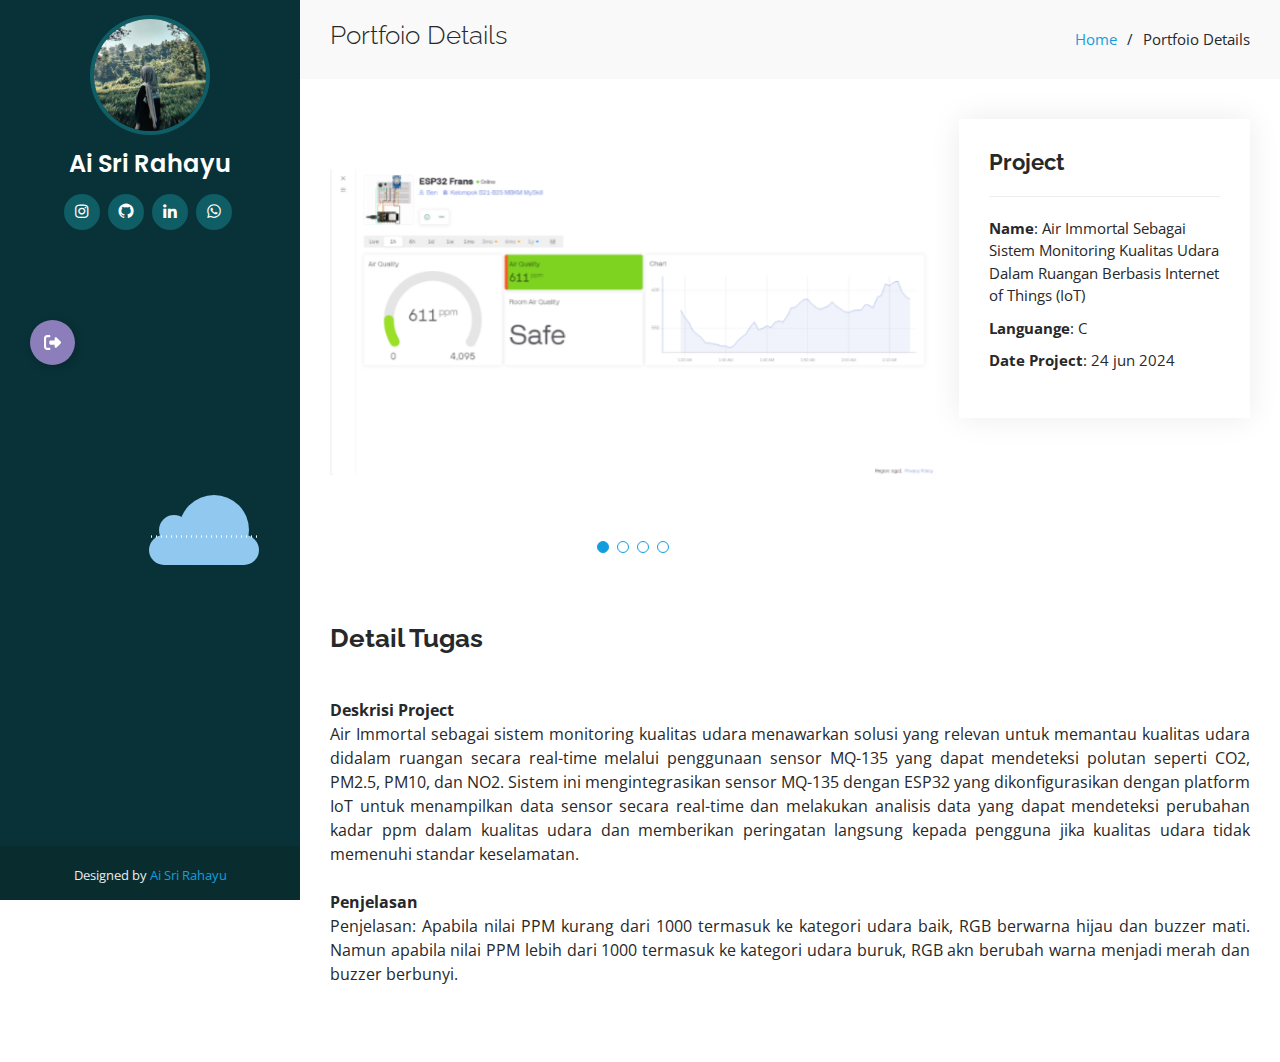
<file: iot2detail.html>
<!DOCTYPE html>
<html lang="en">
  <head>
    <meta charset="utf-8" />
    <meta content="width=device-width, initial-scale=1.0" name="viewport" />

    <title>Portofolio|Ai Sri Rahayu</title>
    <meta content="" name="description" />
    <meta content="" name="keywords" />

    <!-- Favicons -->

    <link href="assets/img/illustrator (1).png" rel="icon" />
    <link href="assets/img/illustrator (2).png" rel="apple-touch-icon" />

    <!-- Google Fonts -->
    <link
      href="https://fonts.googleapis.com/css?family=Open+Sans:300,300i,400,400i,600,600i,700,700i|Raleway:300,300i,400,400i,500,500i,600,600i,700,700i|Poppins:300,300i,400,400i,500,500i,600,600i,700,700i"
      rel="stylesheet"
    />

    <!-- Vendor CSS Files -->
    <link href="assets/vendor/aos/aos.css" rel="stylesheet" />
    <link
      href="assets/vendor/bootstrap/css/bootstrap.min.css"
      rel="stylesheet"
    />
    <link
      href="assets/vendor/bootstrap-icons/bootstrap-icons.css"
      rel="stylesheet"
    />
    <link href="assets/vendor/boxicons/css/boxicons.min.css" rel="stylesheet" />
    <link
      href="assets/vendor/glightbox/css/glightbox.min.css"
      rel="stylesheet"
    />
    <link href="assets/vendor/swiper/swiper-bundle.min.css" rel="stylesheet" />

    <!-- Template Main CSS File -->
    <link href="assets/css/style.css" rel="stylesheet" />
  </head>

  <body>
    <!-- ======= Mobile nav toggle button ======= -->
    <i class="bi bi-list mobile-nav-toggle d-xl-none"></i>

    <!-- ======= Header ======= -->
    <header id="header">
      <div class="d-flex flex-column">
        <div class="profile">
          <img
            src="assets/img/aku.jpg"
            alt=""
            class="img-fluid rounded-circle"
          />
          <h1 class="text-light"><a href="index.html">Ai Sri Rahayu</a></h1>
          <div class="social-links mt-3 text-center">
            <a
              href="https://www.instagram.com/mondlicht_asr_?igsh=MWg4cTdyaG9xMmRrNw=="
              class="instagram"
              ><i class="bx bxl-instagram"></i
            ></a>
            <a href="https://github.com/srirhy0601" class="Github"
              ><i class="bx bxl-github"></i
            ></a>
            <a
              href="https://www.linkedin.com/in/aisri-rahayu-b656a7316/"
              class="linkedin"
              ><i class="bx bxl-linkedin"></i
            ></a>
            <a href="whatsapp://send?text=Hello&phone=+6283879755236">
              <i class="bx bxl-whatsapp"></i
            ></a>
          </div>
        </div>

        <nav id="navbar" class="nav-menu navbar mt-5">
          <a href="index.html">
            <button class="Btn">
              <div class="sign">
                <svg viewBox="0 0 512 512">
                  <path
                    d="M377.9 105.9L500.7 228.7c7.2 7.2 11.3 17.1 11.3 27.3s-4.1 20.1-11.3 27.3L377.9 406.1c-6.4 6.4-15 9.9-24 9.9c-18.7 0-33.9-15.2-33.9-33.9l0-62.1-128 0c-17.7 0-32-14.3-32-32l0-64c0-17.7 14.3-32 32-32l128 0 0-62.1c0-18.7 15.2-33.9 33.9-33.9c9 0 17.6 3.6 24 9.9zM160 96L96 96c-17.7 0-32 14.3-32 32l0 256c0 17.7 14.3 32 32 32l64 0c17.7 0 32 14.3 32 32s-14.3 32-32 32l-64 0c-53 0-96-43-96-96L0 128C0 75 43 32 96 32l64 0c17.7 0 32 14.3 32 32s-14.3 32-32 32z"
                  ></path>
                </svg>
              </div>

              <div class="text">Home</div>
            </button>
          </a>
        </nav>
      </div>

      <div class="load">
        <div class="snow">
          <span style="--i: 11"></span>
          <span style="--i: 12"></span>
          <span style="--i: 15"></span>
          <span style="--i: 17"></span>
          <span style="--i: 18"></span>
          <span style="--i: 13"></span>
          <span style="--i: 14"></span>
          <span style="--i: 19"></span>
          <span style="--i: 20"></span>
          <span style="--i: 10"></span>
          <span style="--i: 18"></span>
          <span style="--i: 13"></span>
          <span style="--i: 14"></span>
          <span style="--i: 19"></span>
          <span style="--i: 20"></span>
          <span style="--i: 10"></span>
          <span style="--i: 18"></span>
          <span style="--i: 13"></span>
          <span style="--i: 14"></span>
          <span style="--i: 19"></span>
          <span style="--i: 20"></span>
          <span style="--i: 10"></span>
        </div>
      </div>
    </header>
    <!-- .nav-menu -->
    <!-- End Header -->

    <main id="main">
      <!-- ======= Breadcrumbs ======= -->
      <section id="breadcrumbs" class="breadcrumbs">
        <div class="container">
          <div class="d-flex justify-content-between align-items-center">
            <h2>Portfoio Details</h2>
            <ol>
              <li><a href="index.html">Home</a></li>
              <li>Portfoio Details</li>
            </ol>
          </div>
        </div>
      </section>
      <!-- End Breadcrumbs -->

      <!-- ======= Portfolio Details Section ======= -->
      <section id="portfolio-details" class="portfolio-details">
        <div class="container">
          <div class="row gy-4">
            <div class="col-lg-8">
              <div class="portfolio-details-slider swiper">
                <div class="swiper-wrapper align-items-center">
                  <div class="swiper-slide">
                    <img src="assets/img/portfolio/iott1.png" alt="" />
                  </div>

                  <div class="swiper-slide">
                    <img src="assets/img/portfolio/iott2.png" alt="" />
                  </div>
                  <div class="swiper-slide">
                    <img src="assets/img/portfolio/iott4.png" alt="" />
                  </div>
                  <div class="swiper-slide">
                    <img src="assets/img/portfolio/iott5.png" alt="" />
                  </div>
                </div>
                <div class="swiper-pagination"></div>
              </div>
            </div>
            <div class="col-lg-4">
              <div class="portfolio-info">
                <h3>Project</h3>
                <ul>
                  <li>
                    <strong>Name</strong>: Air Immortal Sebagai Sistem
                    Monitoring Kualitas Udara Dalam Ruangan Berbasis Internet of
                    Things (IoT)
                  </li>
                  <li><strong>Languange</strong>: C</li>
                  <li><strong>Date Project</strong>: 24 jun 2024</li>
                </ul>
              </div>
            </div>
            <div class="portfolio-description" align="justify">
              <h2>Detail Tugas</h2>
              <br />
              <p>
                <b>Deskrisi Project</b> <br />
                Air Immortal sebagai sistem monitoring kualitas udara menawarkan
                solusi yang relevan untuk memantau kualitas udara didalam
                ruangan secara real-time melalui penggunaan sensor MQ-135 yang
                dapat mendeteksi polutan seperti CO2, PM2.5, PM10, dan NO2.
                Sistem ini mengintegrasikan sensor MQ-135 dengan ESP32 yang
                dikonfigurasikan dengan platform IoT untuk menampilkan data
                sensor secara real-time dan melakukan analisis data yang dapat
                mendeteksi perubahan kadar ppm dalam kualitas udara dan
                memberikan peringatan langsung kepada pengguna jika kualitas
                udara tidak memenuhi standar keselamatan.<br />
                <br />

                <b>Penjelasan</b> <br />
                Penjelasan: Apabila nilai PPM kurang dari 1000 termasuk ke
                kategori udara baik, RGB berwarna hijau dan buzzer mati. Namun
                apabila nilai PPM lebih dari 1000 termasuk ke kategori udara
                buruk, RGB akn berubah warna menjadi merah dan buzzer berbunyi.
                <br />
              </p>
            </div>
          </div>
        </div>
      </section>
      <!-- End Portfolio Details Section -->
    </main>
    <!-- End #main -->

    <!-- ======= Footer ======= -->
    <footer id="footer">
      <div class="container">
        <div class="credits">
          <!-- All the links in the footer should remain intact. -->
          <!-- You can delete the links only if you purchased the pro version. -->
          <!-- Licensing information: https://bootstrapmade.com/license/ -->
          <!-- Purchase the pro version with working PHP/AJAX contact form: https://bootstrapmade.com/iportfolio-bootstrap-portfolio-websites-template/ -->
          Designed by <a href="#hero">Ai Sri Rahayu</a>
        </div>
      </div>
    </footer>
    <!-- End  Footer -->

    <a
      href="#"
      class="back-to-top d-flex align-items-center justify-content-center"
      ><i class="bi bi-arrow-up-short"></i
    ></a>

    <!-- Vendor JS Files -->
    <script src="assets/vendor/purecounter/purecounter_vanilla.js"></script>
    <script src="assets/vendor/aos/aos.js"></script>
    <script src="assets/vendor/bootstrap/js/bootstrap.bundle.min.js"></script>
    <script src="assets/vendor/glightbox/js/glightbox.min.js"></script>
    <script src="assets/vendor/isotope-layout/isotope.pkgd.min.js"></script>
    <script src="assets/vendor/swiper/swiper-bundle.min.js"></script>
    <script src="assets/vendor/typed.js/typed.umd.js"></script>
    <script src="assets/vendor/waypoints/noframework.waypoints.js"></script>
    <script src="assets/vendor/php-email-form/validate.js"></script>

    <!-- Template Main JS File -->
    <script src="assets/js/main.js"></script>
  </body>
</html>
</file>
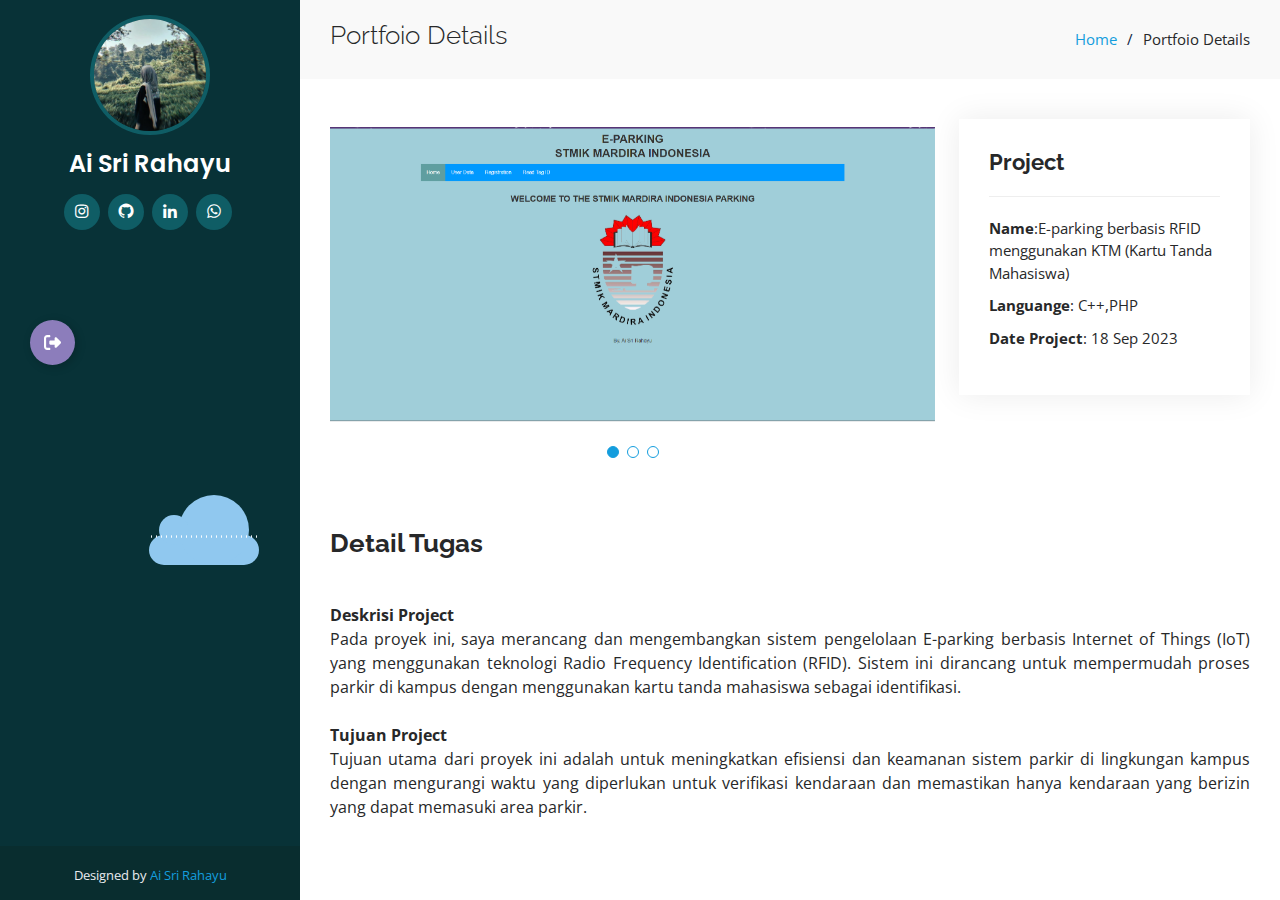
<file: iotdetail.html>
<!DOCTYPE html>
<html lang="en">
  <head>
    <meta charset="utf-8" />
    <meta content="width=device-width, initial-scale=1.0" name="viewport" />

    <title>Portofolio|Ai Sri Rahayu</title>
    <meta content="" name="description" />
    <meta content="" name="keywords" />

    <!-- Favicons -->

    <link href="assets/img/illustrator (1).png" rel="icon" />
    <link href="assets/img/illustrator (2).png" rel="apple-touch-icon" />

    <!-- Google Fonts -->
    <link
      href="https://fonts.googleapis.com/css?family=Open+Sans:300,300i,400,400i,600,600i,700,700i|Raleway:300,300i,400,400i,500,500i,600,600i,700,700i|Poppins:300,300i,400,400i,500,500i,600,600i,700,700i"
      rel="stylesheet"
    />

    <!-- Vendor CSS Files -->
    <link href="assets/vendor/aos/aos.css" rel="stylesheet" />
    <link
      href="assets/vendor/bootstrap/css/bootstrap.min.css"
      rel="stylesheet"
    />
    <link
      href="assets/vendor/bootstrap-icons/bootstrap-icons.css"
      rel="stylesheet"
    />
    <link href="assets/vendor/boxicons/css/boxicons.min.css" rel="stylesheet" />
    <link
      href="assets/vendor/glightbox/css/glightbox.min.css"
      rel="stylesheet"
    />
    <link href="assets/vendor/swiper/swiper-bundle.min.css" rel="stylesheet" />

    <!-- Template Main CSS File -->
    <link href="assets/css/style.css" rel="stylesheet" />
  </head>

  <body>
    <!-- ======= Mobile nav toggle button ======= -->
    <i class="bi bi-list mobile-nav-toggle d-xl-none"></i>

    <!-- ======= Header ======= -->
    <header id="header">
      <div class="d-flex flex-column">
        <div class="profile">
          <img
            src="assets/img/aku.jpg"
            alt=""
            class="img-fluid rounded-circle"
          />
          <h1 class="text-light"><a href="index.html">Ai Sri Rahayu</a></h1>
          <div class="social-links mt-3 text-center">
            <a
              href="https://www.instagram.com/mondlicht_asr_?igsh=MWg4cTdyaG9xMmRrNw=="
              class="instagram"
              ><i class="bx bxl-instagram"></i
            ></a>
            <a href="https://github.com/srirhy0601" class="Github"
              ><i class="bx bxl-github"></i
            ></a>
            <a
              href="https://www.linkedin.com/in/aisri-rahayu-b656a7316/"
              class="linkedin"
              ><i class="bx bxl-linkedin"></i
            ></a>
            <a href="whatsapp://send?text=Hello&phone=+6283879755236">
              <i class="bx bxl-whatsapp"></i
            ></a>
          </div>
        </div>

        <nav id="navbar" class="nav-menu navbar mt-5">
          <a href="index.html">
            <button class="Btn">
              <div class="sign">
                <svg viewBox="0 0 512 512">
                  <path
                    d="M377.9 105.9L500.7 228.7c7.2 7.2 11.3 17.1 11.3 27.3s-4.1 20.1-11.3 27.3L377.9 406.1c-6.4 6.4-15 9.9-24 9.9c-18.7 0-33.9-15.2-33.9-33.9l0-62.1-128 0c-17.7 0-32-14.3-32-32l0-64c0-17.7 14.3-32 32-32l128 0 0-62.1c0-18.7 15.2-33.9 33.9-33.9c9 0 17.6 3.6 24 9.9zM160 96L96 96c-17.7 0-32 14.3-32 32l0 256c0 17.7 14.3 32 32 32l64 0c17.7 0 32 14.3 32 32s-14.3 32-32 32l-64 0c-53 0-96-43-96-96L0 128C0 75 43 32 96 32l64 0c17.7 0 32 14.3 32 32s-14.3 32-32 32z"
                  ></path>
                </svg>
              </div>

              <div class="text">Home</div>
            </button>
          </a>
        </nav>
        <!-- .nav-menu -->
      </div>

      <div class="load">
        <div class="snow">
          <span style="--i: 11"></span>
          <span style="--i: 12"></span>
          <span style="--i: 15"></span>
          <span style="--i: 17"></span>
          <span style="--i: 18"></span>
          <span style="--i: 13"></span>
          <span style="--i: 14"></span>
          <span style="--i: 19"></span>
          <span style="--i: 20"></span>
          <span style="--i: 10"></span>
          <span style="--i: 18"></span>
          <span style="--i: 13"></span>
          <span style="--i: 14"></span>
          <span style="--i: 19"></span>
          <span style="--i: 20"></span>
          <span style="--i: 10"></span>
          <span style="--i: 18"></span>
          <span style="--i: 13"></span>
          <span style="--i: 14"></span>
          <span style="--i: 19"></span>
          <span style="--i: 20"></span>
          <span style="--i: 10"></span>
        </div>
      </div>
    </header>
    <!-- End Header -->

    <main id="main">
      <!-- ======= Breadcrumbs ======= -->
      <section id="breadcrumbs" class="breadcrumbs">
        <div class="container">
          <div class="d-flex justify-content-between align-items-center">
            <h2>Portfoio Details</h2>
            <ol>
              <li><a href="index.html">Home</a></li>
              <li>Portfoio Details</li>
            </ol>
          </div>
        </div>
      </section>
      <!-- End Breadcrumbs -->

      <!-- ======= Portfolio Details Section ======= -->
      <section id="portfolio-details" class="portfolio-details">
        <div class="container">
          <div class="row gy-4">
            <div class="col-lg-8">
              <div class="portfolio-details-slider swiper">
                <div class="swiper-wrapper align-items-center">
                  <div class="swiper-slide">
                    <img src="assets/img/portfolio/iot1.png" alt="" />
                  </div>

                  <div class="swiper-slide">
                    <img src="assets/img/portfolio/iot2.png" alt="" />
                  </div>
                  <div class="swiper-slide">
                    <img src="assets/img/portfolio/iot3.png" alt="" />
                  </div>
                </div>
                <div class="swiper-pagination"></div>
              </div>
            </div>
            <div class="col-lg-4">
              <div class="portfolio-info">
                <h3>Project</h3>
                <ul>
                  <li>
                    <strong>Name</strong>:E-parking berbasis RFID menggunakan
                    KTM (Kartu Tanda Mahasiswa)
                  </li>
                  <li><strong>Languange</strong>: C++,PHP</li>
                  <li><strong>Date Project</strong>: 18 Sep 2023</li>
                </ul>
              </div>
            </div>
            <div class="portfolio-description" align="justify">
              <h2>Detail Tugas</h2>
              <br />
              <p>
                <b>Deskrisi Project</b> <br />
                Pada proyek ini, saya merancang dan mengembangkan sistem
                pengelolaan E-parking berbasis Internet of Things (IoT) yang
                menggunakan teknologi Radio Frequency Identification (RFID).
                Sistem ini dirancang untuk mempermudah proses parkir di kampus
                dengan menggunakan kartu tanda mahasiswa sebagai
                identifikasi.<br />
                <br />

                <b>Tujuan Project</b> <br />
                Tujuan utama dari proyek ini adalah untuk meningkatkan efisiensi
                dan keamanan sistem parkir di lingkungan kampus dengan
                mengurangi waktu yang diperlukan untuk verifikasi kendaraan dan
                memastikan hanya kendaraan yang berizin yang dapat memasuki area
                parkir.<br />
              </p>
            </div>
          </div>
        </div>
      </section>
      <!-- End Portfolio Details Section -->
    </main>
    <!-- End #main -->

    <!-- ======= Footer ======= -->
    <footer id="footer">
      <div class="container">
        <div class="credits">
          <!-- All the links in the footer should remain intact. -->
          <!-- You can delete the links only if you purchased the pro version. -->
          <!-- Licensing information: https://bootstrapmade.com/license/ -->
          <!-- Purchase the pro version with working PHP/AJAX contact form: https://bootstrapmade.com/iportfolio-bootstrap-portfolio-websites-template/ -->
          Designed by <a href="#hero">Ai Sri Rahayu</a>
        </div>
      </div>
    </footer>
    <!-- End  Footer -->

    <a
      href="#"
      class="back-to-top d-flex align-items-center justify-content-center"
      ><i class="bi bi-arrow-up-short"></i
    ></a>

    <!-- Vendor JS Files -->
    <script src="assets/vendor/purecounter/purecounter_vanilla.js"></script>
    <script src="assets/vendor/aos/aos.js"></script>
    <script src="assets/vendor/bootstrap/js/bootstrap.bundle.min.js"></script>
    <script src="assets/vendor/glightbox/js/glightbox.min.js"></script>
    <script src="assets/vendor/isotope-layout/isotope.pkgd.min.js"></script>
    <script src="assets/vendor/swiper/swiper-bundle.min.js"></script>
    <script src="assets/vendor/typed.js/typed.umd.js"></script>
    <script src="assets/vendor/waypoints/noframework.waypoints.js"></script>
    <script src="assets/vendor/php-email-form/validate.js"></script>

    <!-- Template Main JS File -->
    <script src="assets/js/main.js"></script>
  </body>
</html>
</file>
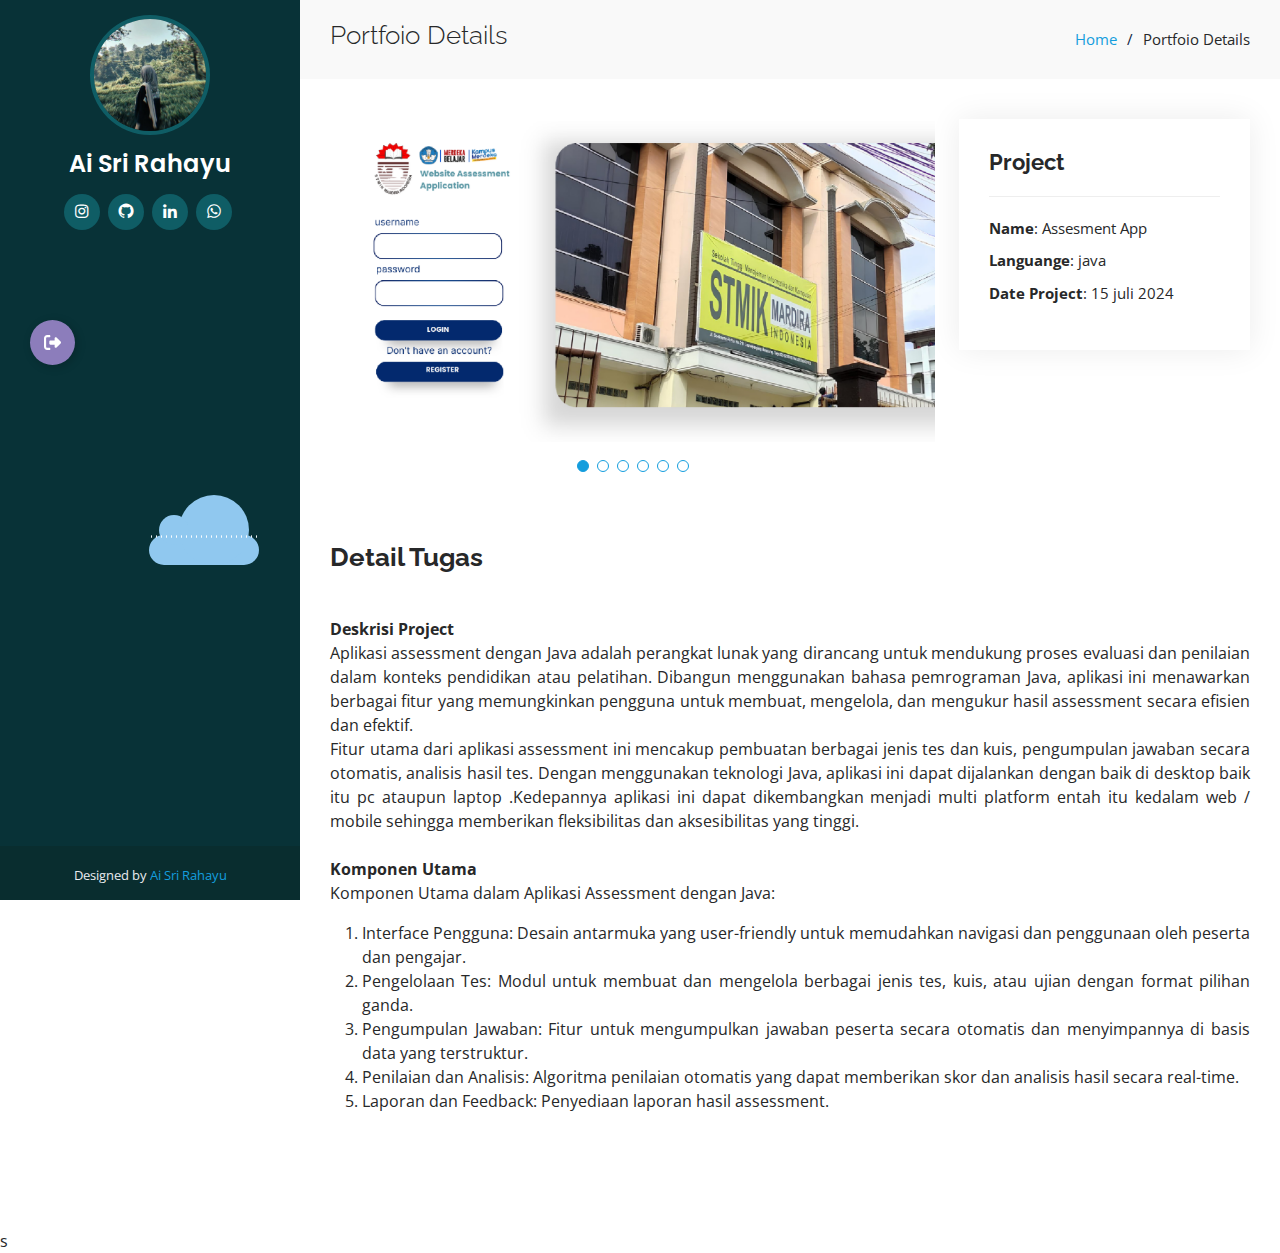
<file: javadetail.html>
<!DOCTYPE html>
<html lang="en">
  <head>
    <meta charset="utf-8" />
    <meta content="width=device-width, initial-scale=1.0" name="viewport" />

    <title>Portofolio|Ai Sri Rahayu</title>
    <meta content="" name="description" />
    <meta content="" name="keywords" />

    <!-- Favicons -->
    
    <link href="assets/img/illustrator (1).png" rel="icon">
    <link href="assets/img/illustrator (2).png" rel="apple-touch-icon">

    <!-- Google Fonts -->
    <link
      href="https://fonts.googleapis.com/css?family=Open+Sans:300,300i,400,400i,600,600i,700,700i|Raleway:300,300i,400,400i,500,500i,600,600i,700,700i|Poppins:300,300i,400,400i,500,500i,600,600i,700,700i"
      rel="stylesheet"
    />

    <!-- Vendor CSS Files -->
    <link href="assets/vendor/aos/aos.css" rel="stylesheet" />
    <link
      href="assets/vendor/bootstrap/css/bootstrap.min.css"
      rel="stylesheet"
    />
    <link
      href="assets/vendor/bootstrap-icons/bootstrap-icons.css"
      rel="stylesheet"
    />
    <link href="assets/vendor/boxicons/css/boxicons.min.css" rel="stylesheet" />
    <link
      href="assets/vendor/glightbox/css/glightbox.min.css"
      rel="stylesheet"
    />
    <link href="assets/vendor/swiper/swiper-bundle.min.css" rel="stylesheet" />

    <!-- Template Main CSS File -->
    <link href="assets/css/style.css" rel="stylesheet" />
  </head>

  <body>
    <!-- ======= Mobile nav toggle button ======= -->
    <i class="bi bi-list mobile-nav-toggle d-xl-none"></i>

    <!-- ======= Header ======= -->
    <header id="header">
      <div class="d-flex flex-column">
        <div class="profile">
          <img
            src="assets/img/aku.jpg"
            alt=""
            class="img-fluid rounded-circle"
          />
          <h1 class="text-light"><a href="index.html">Ai Sri Rahayu</a></h1>
          <div class="social-links mt-3 text-center">
            <a
              href="https://www.instagram.com/mondlicht_asr_?igsh=MWg4cTdyaG9xMmRrNw=="
              class="instagram"
              ><i class="bx bxl-instagram"></i
            ></a>
            <a href="https://github.com/srirhy0601" class="Github"
              ><i class="bx bxl-github"></i
            ></a>
            <a
              href="https://www.linkedin.com/in/aisri-rahayu-b656a7316/"
              class="linkedin"
              ><i class="bx bxl-linkedin"></i
            ></a>
            <a href="whatsapp://send?text=Hello&phone=+6283879755236">
              <i class="bx bxl-whatsapp"></i
            ></a>
          </div>
        </div>

        <nav id="navbar" class="nav-menu navbar mt-5">
          <a href="index.html">
            <button class="Btn">
              <div class="sign">
                <svg viewBox="0 0 512 512">
                  <path
                    d="M377.9 105.9L500.7 228.7c7.2 7.2 11.3 17.1 11.3 27.3s-4.1 20.1-11.3 27.3L377.9 406.1c-6.4 6.4-15 9.9-24 9.9c-18.7 0-33.9-15.2-33.9-33.9l0-62.1-128 0c-17.7 0-32-14.3-32-32l0-64c0-17.7 14.3-32 32-32l128 0 0-62.1c0-18.7 15.2-33.9 33.9-33.9c9 0 17.6 3.6 24 9.9zM160 96L96 96c-17.7 0-32 14.3-32 32l0 256c0 17.7 14.3 32 32 32l64 0c17.7 0 32 14.3 32 32s-14.3 32-32 32l-64 0c-53 0-96-43-96-96L0 128C0 75 43 32 96 32l64 0c17.7 0 32 14.3 32 32s-14.3 32-32 32z"
                  ></path>
                </svg>
              </div>

              <div class="text">Home</div>
            </button>
          </a>
        </nav>
        <!-- .nav-menu -->
      </div>
      
      <div class="load">
        <div class="snow">
          <span style="--i: 11"></span>
          <span style="--i: 12"></span>
          <span style="--i: 15"></span>
          <span style="--i: 17"></span>
          <span style="--i: 18"></span>
          <span style="--i: 13"></span>
          <span style="--i: 14"></span>
          <span style="--i: 19"></span>
          <span style="--i: 20"></span>
          <span style="--i: 10"></span>
          <span style="--i: 18"></span>
          <span style="--i: 13"></span>
          <span style="--i: 14"></span>
          <span style="--i: 19"></span>
          <span style="--i: 20"></span>
          <span style="--i: 10"></span>
          <span style="--i: 18"></span>
          <span style="--i: 13"></span>
          <span style="--i: 14"></span>
          <span style="--i: 19"></span>
          <span style="--i: 20"></span>
          <span style="--i: 10"></span>
        </div>
      </div>
    </header>
    <!-- End Header -->

    <main id="main">
      <!-- ======= Breadcrumbs ======= -->
      <section id="breadcrumbs" class="breadcrumbs">
        <div class="container">
          <div class="d-flex justify-content-between align-items-center">
            <h2>Portfoio Details</h2>
            <ol>
              <li><a href="index.html">Home</a></li>
              <li>Portfoio Details</li>
            </ol>
          </div>
        </div>
      </section>
      <!-- End Breadcrumbs -->

      <!-- ======= Portfolio Details Section ======= -->
      <section id="portfolio-details" class="portfolio-details">
        <div class="container">
          <div class="row gy-4">
            <div class="col-lg-8">
              <div class="portfolio-details-slider swiper">
                <div class="swiper-wrapper align-items-center">
                  <div class="swiper-slide">
                    <img src="assets/img/portfolio/ass1.png" alt="" />
                  </div>

                  <div class="swiper-slide">
                    <img src="assets/img/portfolio/ass2.png" alt="" />
                  </div>
                  <div class="swiper-slide">
                    <img src="assets/img/portfolio/ass3.png" alt="" />
                  </div>
                  <div class="swiper-slide">
                    <img src="assets/img/portfolio/ass4.png" alt="" />
                  </div>
                  <div class="swiper-slide">
                    <img src="assets/img/portfolio/ass5.png" alt="" />
                  </div>
                  <div class="swiper-slide">
                    <img src="assets/img/portfolio/ass6.png" alt="" />
                  </div>
                </div>
                <div class="swiper-pagination"></div>
              </div>
            </div>

            <div class="col-lg-4">
              <div class="portfolio-info">
                <h3>Project</h3>
                <ul>
                  <li><strong>Name</strong>: Assesment App</li>
                  <li><strong>Languange</strong>: java</li>
                  <li><strong>Date Project</strong>: 15 juli 2024</li>
                </ul>
              </div>
            </div>
            <div class="portfolio-description" align="justify">
              <h2>Detail Tugas</h2>
              <br />
              <p>
                <b>Deskrisi Project</b> <br />
                Aplikasi assessment dengan Java adalah perangkat lunak yang dirancang untuk mendukung proses
                evaluasi dan penilaian dalam konteks pendidikan atau pelatihan. Dibangun menggunakan bahasa
                pemrograman Java, aplikasi ini menawarkan berbagai fitur yang memungkinkan pengguna untuk
                membuat, mengelola, dan mengukur hasil assessment secara efisien dan efektif. <br>
                Fitur utama dari aplikasi assessment ini mencakup pembuatan berbagai jenis tes dan kuis, pengumpulan
                jawaban secara otomatis, analisis hasil tes. Dengan menggunakan teknologi Java, aplikasi ini dapat
                dijalankan dengan baik di desktop baik itu pc ataupun laptop .Kedepannya aplikasi ini dapat
                dikembangkan menjadi multi platform entah itu kedalam web / mobile sehingga memberikan
                fleksibilitas dan aksesibilitas yang tinggi.<br />
                <br />

                <b>Komponen Utama</b> <br />
                Komponen Utama dalam Aplikasi Assessment dengan Java:
                <ol>
                    <li>
                         Interface Pengguna: Desain antarmuka yang user-friendly untuk memudahkan navigasi dan
                        penggunaan oleh peserta dan pengajar.
                    </li>
                    <li>
                        Pengelolaan Tes: Modul untuk membuat dan mengelola berbagai jenis tes, kuis, atau ujian
                        dengan format pilihan ganda.
                    </li>
                    <li>
                        Pengumpulan Jawaban: Fitur untuk mengumpulkan jawaban peserta secara otomatis dan
                        menyimpannya di basis data yang terstruktur.
                    </li>
                    <li>
                        Penilaian dan Analisis: Algoritma penilaian otomatis yang dapat memberikan skor dan analisis
                    hasil secara real-time.
                    </li>
                    <li>
                        Laporan dan Feedback: Penyediaan laporan hasil assessment.
                    </li>
                </ol>
<br />
              </p>
            </div>
          </div>
        </div>
      </section>
      <!-- End Portfolio Details Section -->
    </main>
    <!-- End #main -->

    <!-- ======= Footer ======= -->
    <footer id="footer">
      <div class="container">
        <div class="credits">
          <!-- All the links in the footer should remain intact. -->
          <!-- You can delete the links only if you purchased the pro version. -->
          <!-- Licensing information: https://bootstrapmade.com/license/ -->
          <!-- Purchase the pro version with working PHP/AJAX contact form: https://bootstrapmade.com/iportfolio-bootstrap-portfolio-websites-template/ -->
          Designed by <a href="#hero">Ai Sri Rahayu</a>
        </div>
      </div>
    </footer>
    <!-- End  Footer -->

    <a
      href="#"
      class="back-to-top d-flex align-items-center justify-content-center"
      ><i class="bi bi-arrow-up-short"></i
    ></a>

    <!-- Vendor JS Files -->
    <script src="assets/vendor/purecounter/purecounter_vanilla.js"></script>
    <script src="assets/vendor/aos/aos.js"></script>
    <script src="assets/vendor/bootstrap/js/bootstrap.bundle.min.js"></script>
    <script src="assets/vendor/glightbox/js/glightbox.min.js"></script>
    <script src="assets/vendor/isotope-layout/isotope.pkgd.min.js"></script>
    <script src="assets/vendor/swiper/swiper-bundle.min.js"></script>
    <script src="assets/vendor/typed.js/typed.umd.js"></script>
    <script src="assets/vendor/waypoints/noframework.waypoints.js"></script>
    <script src="assets/vendor/php-email-form/validate.js"></script>

    <!-- Template Main JS File -->
    <script src="assets/js/main.js"></script>
  </body>
</html>
s
</file>
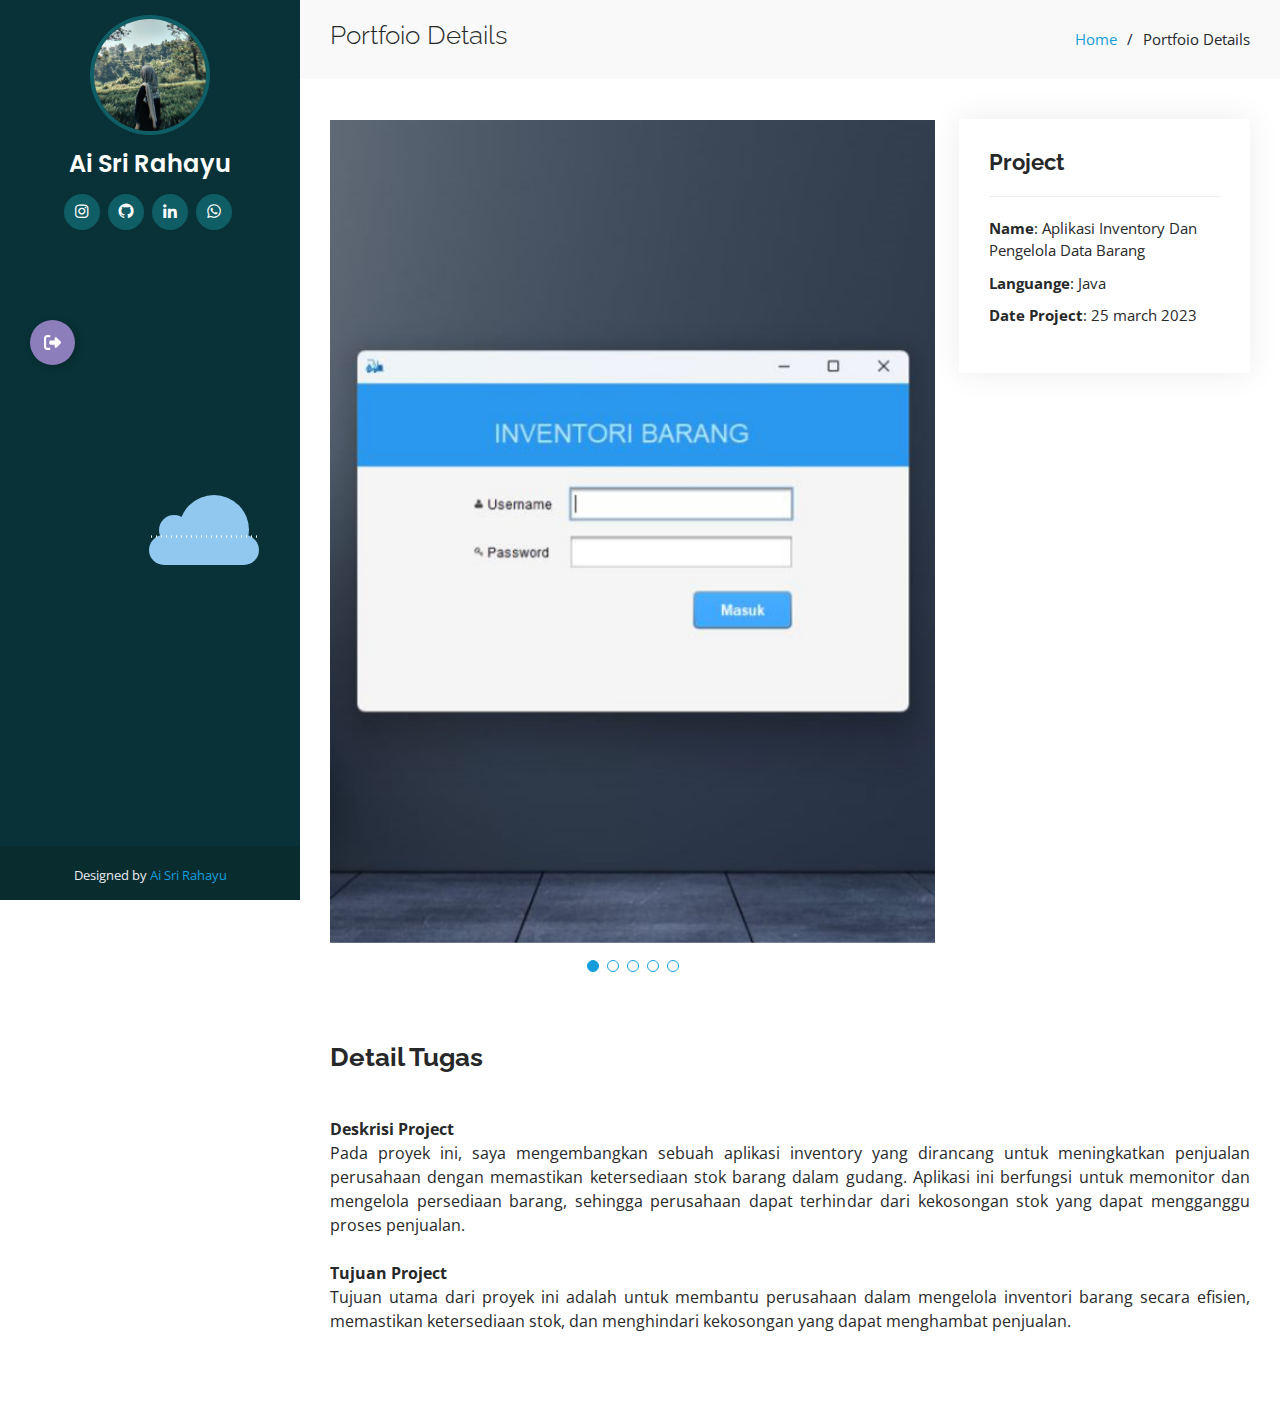
<file: portfolio-details.html>
<!DOCTYPE html>
<html lang="en">
  <head>
    <meta charset="utf-8" />
    <meta content="width=device-width, initial-scale=1.0" name="viewport" />

    <title>Portofolio|Ai Sri Rahayu</title>
    <meta content="" name="description" />
    <meta content="" name="keywords" />

    <!-- Favicons -->

    <link href="assets/img/illustrator (1).png" rel="icon" />
    <link href="assets/img/illustrator (2).png" rel="apple-touch-icon" />

    <!-- Google Fonts -->
    <link
      href="https://fonts.googleapis.com/css?family=Open+Sans:300,300i,400,400i,600,600i,700,700i|Raleway:300,300i,400,400i,500,500i,600,600i,700,700i|Poppins:300,300i,400,400i,500,500i,600,600i,700,700i"
      rel="stylesheet"
    />

    <!-- Vendor CSS Files -->
    <link href="assets/vendor/aos/aos.css" rel="stylesheet" />
    <link
      href="assets/vendor/bootstrap/css/bootstrap.min.css"
      rel="stylesheet"
    />
    <link
      href="assets/vendor/bootstrap-icons/bootstrap-icons.css"
      rel="stylesheet"
    />
    <link href="assets/vendor/boxicons/css/boxicons.min.css" rel="stylesheet" />
    <link
      href="assets/vendor/glightbox/css/glightbox.min.css"
      rel="stylesheet"
    />
    <link href="assets/vendor/swiper/swiper-bundle.min.css" rel="stylesheet" />

    <!-- Template Main CSS File -->
    <link href="assets/css/style.css" rel="stylesheet" />
  </head>

  <body>
    <!-- ======= Mobile nav toggle button ======= -->
    <i class="bi bi-list mobile-nav-toggle d-xl-none"></i>

    <!-- ======= Header ======= -->
    <header id="header">
      <div class="d-flex flex-column">
        <div class="profile">
          <img
            src="assets/img/aku.jpg"
            alt=""
            class="img-fluid rounded-circle"
          />
          <h1 class="text-light"><a href="index.html">Ai Sri Rahayu</a></h1>
          <div class="social-links mt-3 text-center">
            <a
              href="https://www.instagram.com/mondlicht_asr_?igsh=MWg4cTdyaG9xMmRrNw=="
              class="instagram"
              ><i class="bx bxl-instagram"></i
            ></a>
            <a href="https://github.com/srirhy0601" class="Github"
              ><i class="bx bxl-github"></i
            ></a>
            <a
              href="https://www.linkedin.com/in/aisri-rahayu-b656a7316/"
              class="linkedin"
              ><i class="bx bxl-linkedin"></i
            ></a>
            <a href="whatsapp://send?text=Hello&phone=+6283879755236">
              <i class="bx bxl-whatsapp"></i
            ></a>
          </div>
        </div>

        <nav id="navbar" class="nav-menu navbar mt-5">
          <a href="index.html">
            <button class="Btn">
              <div class="sign">
                <svg viewBox="0 0 512 512">
                  <path
                    d="M377.9 105.9L500.7 228.7c7.2 7.2 11.3 17.1 11.3 27.3s-4.1 20.1-11.3 27.3L377.9 406.1c-6.4 6.4-15 9.9-24 9.9c-18.7 0-33.9-15.2-33.9-33.9l0-62.1-128 0c-17.7 0-32-14.3-32-32l0-64c0-17.7 14.3-32 32-32l128 0 0-62.1c0-18.7 15.2-33.9 33.9-33.9c9 0 17.6 3.6 24 9.9zM160 96L96 96c-17.7 0-32 14.3-32 32l0 256c0 17.7 14.3 32 32 32l64 0c17.7 0 32 14.3 32 32s-14.3 32-32 32l-64 0c-53 0-96-43-96-96L0 128C0 75 43 32 96 32l64 0c17.7 0 32 14.3 32 32s-14.3 32-32 32z"
                  ></path>
                </svg>
              </div>

              <div class="text">Home</div>
            </button>
          </a>
        </nav>
        <!-- .nav-menu -->
      </div>

      <div class="load">
        <div class="snow">
          <span style="--i: 11"></span>
          <span style="--i: 12"></span>
          <span style="--i: 15"></span>
          <span style="--i: 17"></span>
          <span style="--i: 18"></span>
          <span style="--i: 13"></span>
          <span style="--i: 14"></span>
          <span style="--i: 19"></span>
          <span style="--i: 20"></span>
          <span style="--i: 10"></span>
          <span style="--i: 18"></span>
          <span style="--i: 13"></span>
          <span style="--i: 14"></span>
          <span style="--i: 19"></span>
          <span style="--i: 20"></span>
          <span style="--i: 10"></span>
          <span style="--i: 18"></span>
          <span style="--i: 13"></span>
          <span style="--i: 14"></span>
          <span style="--i: 19"></span>
          <span style="--i: 20"></span>
          <span style="--i: 10"></span>
        </div>
      </div>
    </header>
    <!-- End Header -->

    <main id="main">
      <!-- ======= Breadcrumbs ======= -->
      <section id="breadcrumbs" class="breadcrumbs">
        <div class="container">
          <div class="d-flex justify-content-between align-items-center">
            <h2>Portfoio Details</h2>
            <ol>
              <li><a href="index.html">Home</a></li>
              <li>Portfoio Details</li>
            </ol>
          </div>
        </div>
      </section>
      <!-- End Breadcrumbs -->

      <!-- ======= Portfolio Details Section ======= -->
      <section id="portfolio-details" class="portfolio-details">
        <div class="container">
          <div class="row gy-4">
            <div class="col-lg-8">
              <div class="portfolio-details-slider swiper">
                <div class="swiper-wrapper align-items-center">
                  <div class="swiper-slide">
                    <img src="assets/img/portfolio/java1.png" alt="" />
                  </div>

                  <div class="swiper-slide">
                    <img src="assets/img/portfolio/java2.png" alt="" />
                  </div>

                  <div class="swiper-slide">
                    <img src="assets/img/portfolio/java3.png" alt="" />
                  </div>
                  <div class="swiper-slide">
                    <img src="assets/img/portfolio/java4.png" alt="" />
                  </div>
                  <div class="swiper-slide">
                    <img src="assets/img/portfolio/java5.png" alt="" />
                  </div>
                </div>
                <div class="swiper-pagination"></div>
              </div>
            </div>

            <div class="col-lg-4">
              <div class="portfolio-info">
                <h3>Project</h3>
                <ul>
                  <li>
                    <strong>Name</strong>: Aplikasi Inventory Dan Pengelola Data
                    Barang
                  </li>
                  <li><strong>Languange</strong>: Java</li>
                  <li><strong>Date Project</strong>: 25 march 2023</li>
                </ul>
              </div>
            </div>
            <div class="portfolio-description" align="justify">
              <h2>Detail Tugas</h2>
              <br />
              <p>
                <b>Deskrisi Project</b> <br />
                Pada proyek ini, saya mengembangkan sebuah aplikasi inventory
                yang dirancang untuk meningkatkan penjualan perusahaan dengan
                memastikan ketersediaan stok barang dalam gudang. Aplikasi ini
                berfungsi untuk memonitor dan mengelola persediaan barang,
                sehingga perusahaan dapat terhindar dari kekosongan stok yang
                dapat mengganggu proses penjualan. <br />
                <br />

                <b>Tujuan Project</b> <br />
                Tujuan utama dari proyek ini adalah untuk membantu perusahaan
                dalam mengelola inventori barang secara efisien, memastikan
                ketersediaan stok, dan menghindari kekosongan yang dapat
                menghambat penjualan. <br />
              </p>
            </div>
          </div>
        </div>
      </section>
      <!-- End Portfolio Details Section -->
    </main>
    <!-- End #main -->

    <!-- ======= Footer ======= -->
    <footer id="footer">
      <div class="container">
        <div class="credits">
          <!-- All the links in the footer should remain intact. -->
          <!-- You can delete the links only if you purchased the pro version. -->
          <!-- Licensing information: https://bootstrapmade.com/license/ -->
          <!-- Purchase the pro version with working PHP/AJAX contact form: https://bootstrapmade.com/iportfolio-bootstrap-portfolio-websites-template/ -->
          Designed by <a href="#hero">Ai Sri Rahayu</a>
        </div>
      </div>
    </footer>
    <!-- End  Footer -->

    <a
      href="#"
      class="back-to-top d-flex align-items-center justify-content-center"
      ><i class="bi bi-arrow-up-short"></i
    ></a>

    <!-- Vendor JS Files -->
    <script src="assets/vendor/purecounter/purecounter_vanilla.js"></script>
    <script src="assets/vendor/aos/aos.js"></script>
    <script src="assets/vendor/bootstrap/js/bootstrap.bundle.min.js"></script>
    <script src="assets/vendor/glightbox/js/glightbox.min.js"></script>
    <script src="assets/vendor/isotope-layout/isotope.pkgd.min.js"></script>
    <script src="assets/vendor/swiper/swiper-bundle.min.js"></script>
    <script src="assets/vendor/typed.js/typed.umd.js"></script>
    <script src="assets/vendor/waypoints/noframework.waypoints.js"></script>
    <script src="assets/vendor/php-email-form/validate.js"></script>

    <!-- Template Main JS File -->
    <script src="assets/js/main.js"></script>
  </body>
</html>
</file>
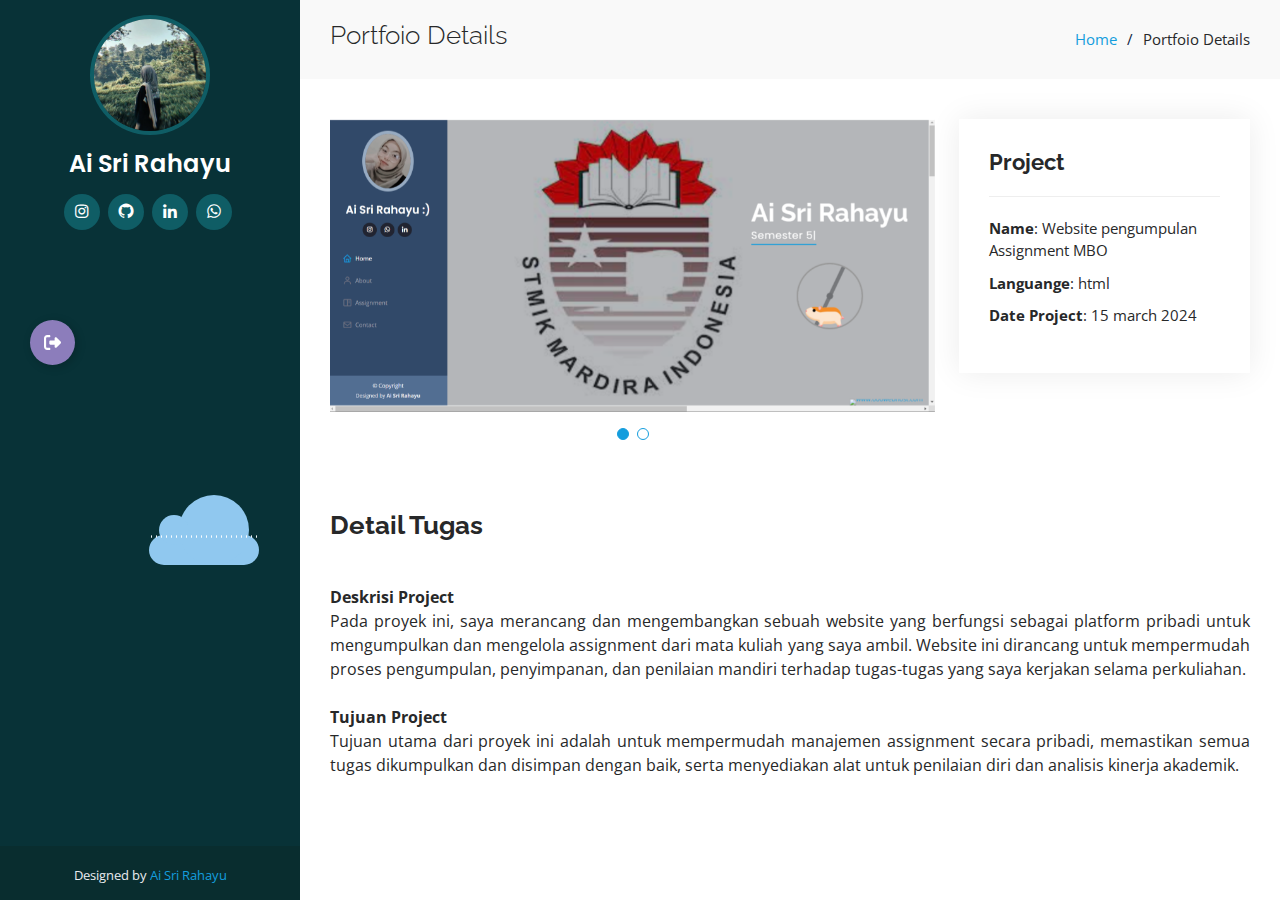
<file: webdetail.html>
<!DOCTYPE html>
<html lang="en">
  <head>
    <meta charset="utf-8" />
    <meta content="width=device-width, initial-scale=1.0" name="viewport" />

    <title>Portofolio|Ai Sri Rahayu</title>
    <meta content="" name="description" />
    <meta content="" name="keywords" />

    <!-- Favicons -->

    <link href="assets/img/illustrator (1).png" rel="icon" />
    <link href="assets/img/illustrator (2).png" rel="apple-touch-icon" />

    <!-- Google Fonts -->
    <link
      href="https://fonts.googleapis.com/css?family=Open+Sans:300,300i,400,400i,600,600i,700,700i|Raleway:300,300i,400,400i,500,500i,600,600i,700,700i|Poppins:300,300i,400,400i,500,500i,600,600i,700,700i"
      rel="stylesheet"
    />

    <!-- Vendor CSS Files -->
    <link href="assets/vendor/aos/aos.css" rel="stylesheet" />
    <link
      href="assets/vendor/bootstrap/css/bootstrap.min.css"
      rel="stylesheet"
    />
    <link
      href="assets/vendor/bootstrap-icons/bootstrap-icons.css"
      rel="stylesheet"
    />
    <link href="assets/vendor/boxicons/css/boxicons.min.css" rel="stylesheet" />
    <link
      href="assets/vendor/glightbox/css/glightbox.min.css"
      rel="stylesheet"
    />
    <link href="assets/vendor/swiper/swiper-bundle.min.css" rel="stylesheet" />

    <!-- Template Main CSS File -->
    <link href="assets/css/style.css" rel="stylesheet" />
  </head>

  <body>
    <!-- ======= Mobile nav toggle button ======= -->
    <i class="bi bi-list mobile-nav-toggle d-xl-none"></i>

    <!-- ======= Header ======= -->
    <header id="header">
      <div class="d-flex flex-column">
        <div class="profile">
          <img
            src="assets/img/aku.jpg"
            alt=""
            class="img-fluid rounded-circle"
          />
          <h1 class="text-light"><a href="index.html">Ai Sri Rahayu</a></h1>
          <div class="social-links mt-3 text-center">
            <a
              href="https://www.instagram.com/mondlicht_asr_?igsh=MWg4cTdyaG9xMmRrNw=="
              class="instagram"
              ><i class="bx bxl-instagram"></i
            ></a>
            <a href="https://github.com/srirhy0601" class="Github"
              ><i class="bx bxl-github"></i
            ></a>
            <a
              href="https://www.linkedin.com/in/aisri-rahayu-b656a7316/"
              class="linkedin"
              ><i class="bx bxl-linkedin"></i
            ></a>
            <a href="whatsapp://send?text=Hello&phone=+6283879755236">
              <i class="bx bxl-whatsapp"></i
            ></a>
          </div>
        </div>

        <nav id="navbar" class="nav-menu navbar mt-5">
          <a href="index.html">
            <button class="Btn">
              <div class="sign">
                <svg viewBox="0 0 512 512">
                  <path
                    d="M377.9 105.9L500.7 228.7c7.2 7.2 11.3 17.1 11.3 27.3s-4.1 20.1-11.3 27.3L377.9 406.1c-6.4 6.4-15 9.9-24 9.9c-18.7 0-33.9-15.2-33.9-33.9l0-62.1-128 0c-17.7 0-32-14.3-32-32l0-64c0-17.7 14.3-32 32-32l128 0 0-62.1c0-18.7 15.2-33.9 33.9-33.9c9 0 17.6 3.6 24 9.9zM160 96L96 96c-17.7 0-32 14.3-32 32l0 256c0 17.7 14.3 32 32 32l64 0c17.7 0 32 14.3 32 32s-14.3 32-32 32l-64 0c-53 0-96-43-96-96L0 128C0 75 43 32 96 32l64 0c17.7 0 32 14.3 32 32s-14.3 32-32 32z"
                  ></path>
                </svg>
              </div>

              <div class="text">Home</div>
            </button>
          </a>
        </nav>
        <!-- .nav-menu -->
      </div>

      <div class="load">
        <div class="snow">
          <span style="--i: 11"></span>
          <span style="--i: 12"></span>
          <span style="--i: 15"></span>
          <span style="--i: 17"></span>
          <span style="--i: 18"></span>
          <span style="--i: 13"></span>
          <span style="--i: 14"></span>
          <span style="--i: 19"></span>
          <span style="--i: 20"></span>
          <span style="--i: 10"></span>
          <span style="--i: 18"></span>
          <span style="--i: 13"></span>
          <span style="--i: 14"></span>
          <span style="--i: 19"></span>
          <span style="--i: 20"></span>
          <span style="--i: 10"></span>
          <span style="--i: 18"></span>
          <span style="--i: 13"></span>
          <span style="--i: 14"></span>
          <span style="--i: 19"></span>
          <span style="--i: 20"></span>
          <span style="--i: 10"></span>
        </div>
      </div>
    </header>
    <!-- End Header -->

    <main id="main">
      <!-- ======= Breadcrumbs ======= -->
      <section id="breadcrumbs" class="breadcrumbs">
        <div class="container">
          <div class="d-flex justify-content-between align-items-center">
            <h2>Portfoio Details</h2>
            <ol>
              <li><a href="index.html">Home</a></li>
              <li>Portfoio Details</li>
            </ol>
          </div>
        </div>
      </section>
      <!-- End Breadcrumbs -->

      <!-- ======= Portfolio Details Section ======= -->
      <section id="portfolio-details" class="portfolio-details">
        <div class="container">
          <div class="row gy-4">
            <div class="col-lg-8">
              <div class="portfolio-details-slider swiper">
                <div class="swiper-wrapper align-items-center">
                  <div class="swiper-slide">
                    <img src="assets/img/portfolio/web1.png" alt="" />
                  </div>

                  <div class="swiper-slide">
                    <img src="assets/img/portfolio/web2.png" alt="" />
                  </div>
                </div>
                <div class="swiper-pagination"></div>
              </div>
            </div>

            <div class="col-lg-4">
              <div class="portfolio-info">
                <h3>Project</h3>
                <ul>
                  <li>
                    <strong>Name</strong>: Website pengumpulan Assignment MBO
                  </li>
                  <li><strong>Languange</strong>: html</li>
                  <li><strong>Date Project</strong>: 15 march 2024</li>
                </ul>
              </div>
            </div>
            <div class="portfolio-description" align="justify">
              <h2>Detail Tugas</h2>
              <br />
              <p>
                <b>Deskrisi Project</b> <br />
                Pada proyek ini, saya merancang dan mengembangkan sebuah website
                yang berfungsi sebagai platform pribadi untuk mengumpulkan dan
                mengelola assignment dari mata kuliah yang saya ambil. Website
                ini dirancang untuk mempermudah proses pengumpulan, penyimpanan,
                dan penilaian mandiri terhadap tugas-tugas yang saya kerjakan
                selama perkuliahan. <br />
                <br />

                <b>Tujuan Project</b> <br />
                Tujuan utama dari proyek ini adalah untuk mempermudah manajemen
                assignment secara pribadi, memastikan semua tugas dikumpulkan
                dan disimpan dengan baik, serta menyediakan alat untuk penilaian
                diri dan analisis kinerja akademik. <br />
              </p>
            </div>
          </div>
        </div>
      </section>
      <!-- End Portfolio Details Section -->
    </main>
    <!-- End #main -->

    <!-- ======= Footer ======= -->
    <footer id="footer">
      <div class="container">
        <div class="credits">
          <!-- All the links in the footer should remain intact. -->
          <!-- You can delete the links only if you purchased the pro version. -->
          <!-- Licensing information: https://bootstrapmade.com/license/ -->
          <!-- Purchase the pro version with working PHP/AJAX contact form: https://bootstrapmade.com/iportfolio-bootstrap-portfolio-websites-template/ -->
          Designed by <a href="#hero">Ai Sri Rahayu</a>
        </div>
      </div>
    </footer>
    <!-- End  Footer -->

    <a
      href="#"
      class="back-to-top d-flex align-items-center justify-content-center"
      ><i class="bi bi-arrow-up-short"></i
    ></a>

    <!-- Vendor JS Files -->
    <script src="assets/vendor/purecounter/purecounter_vanilla.js"></script>
    <script src="assets/vendor/aos/aos.js"></script>
    <script src="assets/vendor/bootstrap/js/bootstrap.bundle.min.js"></script>
    <script src="assets/vendor/glightbox/js/glightbox.min.js"></script>
    <script src="assets/vendor/isotope-layout/isotope.pkgd.min.js"></script>
    <script src="assets/vendor/swiper/swiper-bundle.min.js"></script>
    <script src="assets/vendor/typed.js/typed.umd.js"></script>
    <script src="assets/vendor/waypoints/noframework.waypoints.js"></script>
    <script src="assets/vendor/php-email-form/validate.js"></script>

    <!-- Template Main JS File -->
    <script src="assets/js/main.js"></script>
  </body>
</html>
s
</file>
<file: assets/css/style.css>
/*--------------------------------------------------------------
# General
--------------------------------------------------------------*/
body {
  font-family: "Open Sans", sans-serif;
  color: #272829;
}

a {
  color: #149ddd;
  text-decoration: none;
}

a:hover {
  color: #37b3ed;
  text-decoration: none;
}

h1,
h2,
h3,
h4,
h5,
h6 {
  font-family: "Raleway", sans-serif;
}

/*--------------------------------------------------------------
# Back to top button
--------------------------------------------------------------*/
.back-to-top {
  position: fixed;
  visibility: hidden;
  opacity: 0;
  right: 15px;
  bottom: 15px;
  z-index: 996;
  background: #149ddd;
  width: 40px;
  height: 40px;
  border-radius: 50px;
  transition: all 0.4s;
}

.back-to-top i {
  font-size: 28px;
  color: #fff;
  line-height: 0;
}

.back-to-top:hover {
  background: #2eafec;
  color: #fff;
}

.back-to-top.active {
  visibility: visible;
  opacity: 1;
}

/*--------------------------------------------------------------
# Header
--------------------------------------------------------------*/
#header {
  position: fixed;
  top: 0;
  left: 0;
  bottom: 0;
  width: 300px;
  transition: all ease-in-out 0.5s;
  z-index: 9997;
  transition: all 0.5s;
  padding: 0 15px;
  background: #083237;
  overflow-y: auto;
}

#header .profile img {
  margin: 15px auto;
  display: block;
  width: 120px;
  border: 4px solid#0f5d65;
}

#header .profile h1 {
  font-size: 24px;
  margin: 0;
  padding: 0;
  font-weight: 600;
  -moz-text-align-last: center;
  text-align-last: center;
  font-family: "Poppins", sans-serif;
}

#header .profile h1 a,
#header .profile h1 a:hover {
  color: #fff;
  text-decoration: none;
}

#header .profile .social-links a {
  font-size: 18px;
  display: inline-block;
  background: #0f5d65;
  color: #fff;
  line-height: 1;
  padding: 8px 0;
  margin-right: 4px;
  border-radius: 50%;
  text-align: center;
  width: 36px;
  height: 36px;
  transition: 0.3s;
}

#header .profile .social-links a:hover {
  /* background: #149ddd; */
  background: linear-gradient(
    45deg,
    #1b2140,
    #352f89,
    #6261c0,
    #8781c8,
    #a59ce9,
    #504784
  );
  color: #fff;
  text-decoration: none;
}

#main {
  margin-left: 300px;
}

.container,
.container-fluid {
  padding-left: 30px;
  padding-right: 30px;
}

@media (max-width: 1199px) {
  #header {
    left: -300px;
  }

  #main {
    margin-left: 0;
  }

  .container,
  .container-fluid {
    padding-left: 12px;
    padding-right: 12px;
  }
}

/*--------------------------------------------------------------
# Navigation Menu
--------------------------------------------------------------*/
/* Desktop Navigation */
.nav-menu {
  padding: 30px 0 0 0;
}

.nav-menu * {
  margin: 0;
  padding: 0;
  list-style: none;
}

.nav-menu > ul > li {
  position: relative;
  white-space: nowrap;
}

.nav-menu a,
.nav-menu a:focus {
  display: flex;
  align-items: center;
  color: #a8a9b4;
  padding: 12px 15px;
  margin-bottom: 8px;
  transition: 0.3s;
  font-size: 15px;
}

.nav-menu a i,
.nav-menu a:focus i {
  font-size: 24px;
  padding-right: 8px;
  color: #6f7180;
}

.nav-menu a:hover {
  background: linear-gradient(
    45deg,
    #1b2140,
    #352f89,
    #6261c0,
    #8781c8,
    #a59ce9,
    #504784
  );
}
.nav-menu a:hover,
.nav-menu .active,
.nav-menu .active:focus,
.nav-menu li:hover > a {
  border-radius: 65%;
  text-decoration: none;
  color: #fff;
}

.nav-menu a:hover i,
.nav-menu .active i,
.nav-menu .active:focus i,
.nav-menu li:hover > a i {
  color: #149ddd;
}

/* Mobile Navigation */
.mobile-nav-toggle {
  position: fixed;
  right: 15px;
  top: 15px;
  z-index: 9998;
  border: 0;
  font-size: 24px;
  transition: all 0.4s;
  outline: none !important;
  background-color: #149ddd;
  color: #fff;
  width: 40px;
  height: 40px;
  display: inline-flex;
  align-items: center;
  justify-content: center;
  line-height: 0;
  border-radius: 50px;
  cursor: pointer;
}

.mobile-nav-active {
  overflow: hidden;
}

.mobile-nav-active #header {
  left: 0;
}
/*------------------------------------------------
#animasi
--------------------------------------------------*/
/* From Uiverse.io by WerlynRodriguez */
/* Butterfly loader created by WerlynDev in Uiverse.io*/

.loader {
  --sizeLoader: 50px;
  --sizeLoaderHalf: calc(var(--sizeLoader) / 2);
  --stepBtf: calc(var(--sizeLoader) / 10);
  display: flex;
  position: relative;
  flex-direction: row;
  justify-content: center;
  align-items: center;
  width: var(--sizeLoader);
  height: var(--sizeLoader);
  float: right;
  margin-right: 20px;
}
.loading {
  --sizeLoader: 50px;
  --sizeLoaderHalf: calc(var(--sizeLoader) / 2);
  --stepBtf: calc(var(--sizeLoader) / 10);
  display: flex;
  position: relative;
  flex-direction: row;
  justify-content: center;
  align-items: center;
  width: var(--sizeLoader);
  height: var(--sizeLoader);
}

.loader:hover,
.loading:hover {
  cursor: progress;
}

.loader[anim1],
.loading[anim1] {
  animation: anim1 0.3s alternate ease-in-out infinite;
}

.loader:not([anim1]),
.loading:not([anim1]) {
  right: var(--sizeLoaderHalf);
  transform-origin: center right;
  animation: moveAround 2s linear infinite;
}

.loader[showShadow],
.loading[showShadow] {
  filter: drop-shadow(0 10px 10px #6a6adade);
}

.loader svg:nth-child(1),
.loading svg:nth-child(1) {
  position: relative;
  height: 100%;
  left: 2%;
  transform-origin: center right;
  animation: wing 0.5s ease-in-out infinite;
}

.loader svg:nth-child(2),
.loading svg:nth-child(2) {
  height: 50%;
}

.loader svg:nth-child(3),
.loading svg:nth-child(3) {
  position: relative;
  height: 100%;
  left: -2%;
  transform-origin: center left;
  animation: wing 0.5s ease-in-out infinite;
}

@keyframes wing {
  0% {
    transform: rotateY(0deg);
  }

  50% {
    transform: rotateY(60deg);
  }

  100% {
    transform: rotateY(0deg);
  }
}

@keyframes moveAround {
  0% {
    transform: rotate(0deg);
  }

  100% {
    transform: rotate(360deg);
  }
}

@keyframes anim1 {
  from {
    transform: translateY(0px);
  }

  to {
    transform: translateY(var(--stepBtf));
  }
}

/*--------------------------------------------------------------
# Hero Section
--------------------------------------------------------------*/
#hero {
  width: 100%;
  height: 100vh;
  background: url("../img/meeee.jpg") top right;
  background-size: contain;
}

#hero:before {
  content: "";
  background: rgba(5, 13, 24, 0.3);
  position: absolute;
  bottom: 0;
  top: 0;
  left: 0;
  right: 0;
  z-index: 1;
}

#hero .hero-container {
  position: relative;
  z-index: 2;
  min-width: 300px;
}

#hero h1 {
  margin: 0 0 10px 0;
  font-size: 64px;
  font-weight: 700;
  line-height: 56px;
  color: #fff;
}

#hero p {
  color: #fff;
  margin-bottom: 50px;
  font-size: 26px;
  font-family: "Poppins", sans-serif;
}

#hero p span {
  color: #fff;
  padding-bottom: 4px;
  letter-spacing: 1px;
  border-bottom: 3px solid #149ddd;
}

@media (min-width: 1024px) {
  #hero {
    background-attachment: fixed;
  }
}

@media (max-width: 768px) {
  #hero h1 {
    font-size: 28px;
    line-height: 36px;
  }

  #hero h2 {
    font-size: 18px;
    line-height: 24px;
    margin-bottom: 30px;
  }
}

/*--------------------------------------------------------------
# Sections General
--------------------------------------------------------------*/
section {
  padding: 60px 0;
  overflow: hidden;
}

.section-bg {
  background: #f5f8fd;
}

.section-title {
  padding-bottom: 30px;
}

.section-title h2 {
  font-size: 32px;
  font-weight: bold;
  margin-bottom: 20px;
  padding-bottom: 20px;
  position: relative;
  color: #173b6c;
}

.section-title h2::after {
  content: "";
  position: absolute;
  display: block;
  width: 50px;
  height: 3px;
  background: #149ddd;
  bottom: 0;
  left: 0;
}

.section-title p {
  margin-bottom: 0;
}

/*--------------------------------------------------------------
# About
--------------------------------------------------------------*/
.about .content h3 {
  font-weight: 700;
  font-size: 26px;
  color: #173b6c;
}

.about .content ul {
  list-style: none;
  padding: 0;
}

.about .content ul li {
  margin-bottom: 20px;
  display: flex;
  align-items: center;
}

.about .content ul strong {
  margin-right: 10px;
}

.about .content ul i {
  font-size: 16px;
  margin-right: 5px;
  color: #149ddd;
  line-height: 0;
}

.about .content p:last-child {
  margin-bottom: 0;
}

/*--------------------------------------------------------------
# Akills
--------------------------------------------------------------*/
.skills .progress {
  height: 60px;
  display: block;
  background: none;
  border-radius: 0;
}

.skills .progress .skill {
  padding: 0;
  margin: 0 0 6px 0;
  text-transform: uppercase;
  display: block;
  font-weight: 600;
  font-family: "Poppins", sans-serif;
  color: #050d18;
}

.skills .progress .skill .val {
  float: right;
  font-style: normal;
}

.skills .progress-bar-wrap {
  background: #dce8f8;
  height: 10px;
}

.skills .progress-bar {
  width: 1px;
  height: 10px;
  transition: 0.9s;
  background-color: #149ddd;
}

/*--------------------------------------------------------------
# Resume
--------------------------------------------------------------*/
.resume .resume-title {
  font-size: 26px;
  font-weight: 700;
  margin-top: 20px;
  margin-bottom: 20px;
  color: #050d18;
}

.resume .resume-item {
  padding: 0 0 20px 20px;
  margin-top: -2px;
  border-left: 2px solid #1f5297;
  position: relative;
}

.resume .resume-item h4 {
  line-height: 18px;
  font-size: 18px;
  font-weight: 600;
  text-transform: uppercase;
  font-family: "Poppins", sans-serif;
  color: #050d18;
  margin-bottom: 10px;
}

.resume .resume-item h5 {
  font-size: 16px;
  background: #e4edf9;
  padding: 5px 15px;
  display: inline-block;
  font-weight: 600;
  margin-bottom: 10px;
}

.resume .resume-item ul {
  padding-left: 20px;
}

.resume .resume-item ul li {
  padding-bottom: 10px;
}

.resume .resume-item:last-child {
  padding-bottom: 0;
}

.resume .resume-item::before {
  content: "";
  position: absolute;
  width: 16px;
  height: 16px;
  border-radius: 50px;
  left: -9px;
  top: 0;
  background: #fff;
  border: 2px solid #1f5297;
}

/*--------------------------------------------------------------
# Portfolio
--------------------------------------------------------------*/
.portfolio .portfolio-item {
  margin-bottom: 30px;
}

.portfolio #portfolio-flters {
  padding: 0;
  margin: 0 auto 35px auto;
  list-style: none;
  text-align: center;
  background: #fff;
  border-radius: 50px;
  padding: 2px 15px;
}

.portfolio #portfolio-flters li {
  cursor: pointer;
  display: inline-block;
  padding: 10px 15px 8px 15px;
  font-size: 14px;
  font-weight: 600;
  line-height: 1;
  text-transform: uppercase;
  color: #272829;
  margin-bottom: 5px;
  transition: all 0.3s ease-in-out;
}

.portfolio #portfolio-flters li:hover,
.portfolio #portfolio-flters li.filter-active {
  color: #0c7bae;
}

.portfolio #portfolio-flters li:last-child {
  margin-right: 0;
}

.portfolio .portfolio-wrap {
  transition: 0.3s;
  position: relative;
  overflow: hidden;
  z-index: 1;
}

.portfolio .portfolio-wrap::before {
  content: "";
  background: rgba(255, 255, 255, 0.5);
  position: absolute;
  left: 0;
  right: 0;
  top: 0;
  bottom: 0;
  transition: all ease-in-out 0.3s;
  z-index: 2;
  opacity: 0;
}

.portfolio .portfolio-wrap .portfolio-links {
  opacity: 1;
  left: 0;
  right: 0;
  bottom: -60px;
  z-index: 3;
  position: absolute;
  transition: all ease-in-out 0.3s;
  display: flex;
  justify-content: center;
}

.portfolio .portfolio-wrap .portfolio-links a {
  color: #fff;
  font-size: 28px;
  text-align: center;
  background: rgba(15, 36, 46, 0.75);
  transition: 0.3s;
  width: 50%;
}

.portfolio .portfolio-wrap .portfolio-links a:hover {
  background: rgba(20, 157, 221, 0.95);
}

.portfolio .portfolio-wrap .portfolio-links a + a {
  border-left: 1px solid #37b3ed;
}

.portfolio .portfolio-wrap:hover::before {
  top: 0;
  left: 0;
  right: 0;
  bottom: 0;
  opacity: 1;
}

.portfolio .portfolio-wrap:hover .portfolio-links {
  opacity: 1;
  bottom: 0;
}

/*--------------------------------------------------------------
# Portfolio Details
--------------------------------------------------------------*/
.portfolio-details {
  padding-top: 40px;
}

.portfolio-details .portfolio-details-slider img {
  width: 100%;
}

.portfolio-details .portfolio-details-slider .swiper-pagination {
  margin-top: 20px;
  position: relative;
}

.portfolio-details
  .portfolio-details-slider
  .swiper-pagination
  .swiper-pagination-bullet {
  width: 12px;
  height: 12px;
  background-color: #fff;
  opacity: 1;
  border: 1px solid #149ddd;
}

.portfolio-details
  .portfolio-details-slider
  .swiper-pagination
  .swiper-pagination-bullet-active {
  background-color: #149ddd;
}

.portfolio-details .portfolio-info {
  padding: 30px;
  box-shadow: 0px 0 30px rgba(5, 13, 24, 0.08);
}

.portfolio-details .portfolio-info h3 {
  font-size: 22px;
  font-weight: 700;
  margin-bottom: 20px;
  padding-bottom: 20px;
  border-bottom: 1px solid #eee;
}

.portfolio-details .portfolio-info ul {
  list-style: none;
  padding: 0;
  font-size: 15px;
}

.portfolio-details .portfolio-info ul li + li {
  margin-top: 10px;
}

.portfolio-details .portfolio-description {
  padding-top: 30px;
}

.portfolio-details .portfolio-description h2 {
  font-size: 26px;
  font-weight: 700;
  margin-bottom: 20px;
}

.portfolio-details .portfolio-description p {
  padding: 0;
}

/*--------------------------------------------------------------
# button  back 
--------------------------------------------------------------*/
.Btn {
  display: flex;
  align-items: center;
  justify-content: flex-start;
  width: 45px;
  height: 45px;
  border: none;
  border-radius: 50%;
  cursor: pointer;
  position: relative;
  overflow: hidden;
  transition-duration: 0.3s;
  box-shadow: 2px 2px 10px rgba(0, 0, 0, 0.199);
  background-color: #8c7dbb;
}

/* plus sign */
.sign {
  width: 100%;
  transition-duration: 0.3s;
  display: flex;
  align-items: center;
  justify-content: center;
}

.sign svg {
  width: 17px;
}

.sign svg path {
  fill: white;
}
/* text */
.text {
  position: absolute;
  right: 0%;
  width: 0%;
  opacity: 0;
  color: white;
  font-size: 15px;
  font-weight: 600;
  transition-duration: 0.3s;
}
/* hover effect on button width */
.Btn:hover {
  width: 125px;
  border-radius: 40px;
  transition-duration: 0.3s;
}

.Btn:hover .sign {
  width: 30%;
  transition-duration: 0.3s;
  padding-left: 20px;
}
/* hover effect button's text */
.Btn:hover .text {
  opacity: 1;
  width: 70%;
  transition-duration: 0.3s;
  padding-right: 10px;
}
/* button click effect*/
.Btn:active {
  transform: translate(2px, 2px);
}
/*----------------------------------------------------------
animasi
------------------------------------------------------------*/
/* From Uiverse.io by mrhyddenn */
.load {
  position: relative;
  width: 110px;
  height: 30px;
  background: #90c8ef;
  border-radius: 100px;
  float: inline-end;
  margin-top: 150px;
  margin-right: 26px;
}

.load::before {
  content: "";
  position: absolute;
  top: -20px;
  left: 10px;
  width: 30px;
  height: 30px;
  background: #90c8ef;
  border-radius: 50%;
  box-shadow: 40px 0 0 20px #90c8ef;
}

.snow {
  position: relative;
  display: flex;
  z-index: 1;
}

.snow span {
  position: relative;
  width: 3px;
  height: 3px;
  background: #fff;
  margin: 0 2px;
  border-radius: 50%;
  animation: snowing 5s linear infinite;
  animation-duration: calc(15s / var(--i));
  transform-origin: bottom;
}

@keyframes snowing {
  0% {
    transform: translateY(0px);
  }

  70% {
    transform: translateY(100px) scale(1);
  }

  100% {
    transform: translateY(100px) scale(0);
  }
}
/*--------------------------------------------------------------
# Services
--------------------------------------------------------------*/
.services .icon-box {
  margin-bottom: 20px;
}

.services .icon {
  float: left;
  display: flex;
  align-items: center;
  justify-content: center;
  width: 54px;
  height: 54px;
  background: #149ddd;
  border-radius: 50%;
  transition: 0.5s;
  border: 1px solid #149ddd;
}

.services .icon i {
  color: #fff;
  font-size: 24px;
  line-height: 0;
}

.services .icon-box:hover .icon {
  background: #fff;
}

.services .icon-box:hover .icon i {
  color: #149ddd;
}

.services .title {
  margin-left: 80px;
  font-weight: 700;
  margin-bottom: 15px;
  font-size: 18px;
}

.services .title a {
  color: #343a40;
}

.services .title a:hover {
  color: #149ddd;
}

.services .description {
  margin-left: 80px;
  line-height: 24px;
  font-size: 14px;
}

/*--------------------------------------------------------------
# Testimonials
--------------------------------------------------------------*/
.testimonials .testimonials-carousel,
.testimonials .testimonials-slider {
  overflow: hidden;
}

.testimonials .testimonial-item {
  box-sizing: content-box;
  text-align: center;
  min-height: 320px;
}

.testimonials .testimonial-item .testimonial-img {
  width: 90px;
  border-radius: 50%;
  margin: 0 auto;
}

.testimonials .testimonial-item h3 {
  font-size: 18px;
  font-weight: bold;
  margin: 10px 0 5px 0;
  color: #111;
}

.testimonials .testimonial-item h4 {
  font-size: 14px;
  color: #999;
  margin: 0;
}

.testimonials .testimonial-item .quote-icon-left,
.testimonials .testimonial-item .quote-icon-right {
  color: #c3e8fa;
  font-size: 26px;
}

.testimonials .testimonial-item .quote-icon-left {
  display: inline-block;
  left: -5px;
  position: relative;
}

.testimonials .testimonial-item .quote-icon-right {
  display: inline-block;
  right: -5px;
  position: relative;
  top: 10px;
}

.testimonials .testimonial-item p {
  font-style: italic;
  margin: 0 15px 15px 15px;
  padding: 20px;
  background: #fff;
  position: relative;
  margin-bottom: 35px;
  border-radius: 6px;
  box-shadow: 0px 2px 15px rgba(0, 0, 0, 0.1);
}

.testimonials .testimonial-item p::after {
  content: "";
  width: 0;
  height: 0;
  border-top: 20px solid #fff;
  border-right: 20px solid transparent;
  border-left: 20px solid transparent;
  position: absolute;
  bottom: -20px;
  left: calc(50% - 20px);
}

.testimonials .swiper-pagination {
  margin-top: 20px;
  position: relative;
}

.testimonials .swiper-pagination .swiper-pagination-bullet {
  width: 12px;
  height: 12px;
  background-color: #fff;
  opacity: 1;
  border: 1px solid #149ddd;
}

.testimonials .swiper-pagination .swiper-pagination-bullet-active {
  background-color: #149ddd;
}

/*--------------------------------------------------------------
# Contact
--------------------------------------------------------------*/
.contact {
  padding-bottom: 130px;
}

.contact .info {
  padding: 30px;
  background: #fff;
  width: 100%;
  box-shadow: 0 0 24px 0 rgba(0, 0, 0, 0.12);
}

.contact .info i {
  font-size: 20px;
  color: #149ddd;
  float: left;
  width: 44px;
  height: 44px;
  background: #dff3fc;
  display: flex;
  justify-content: center;
  align-items: center;
  border-radius: 50px;
  transition: all 0.3s ease-in-out;
}

.contact .info h4 {
  padding: 0 0 0 60px;
  font-size: 22px;
  font-weight: 600;
  margin-bottom: 5px;
  color: #050d18;
}

.contact .info p {
  padding: 0 0 10px 60px;
  margin-bottom: 20px;
  font-size: 14px;
  color: #173b6c;
}

.contact .info .email p {
  padding-top: 5px;
}

.contact .info .social-links {
  padding-left: 60px;
}

.contact .info .social-links a {
  font-size: 18px;
  display: inline-block;
  background: #333;
  color: #fff;
  line-height: 1;
  padding: 8px 0;
  border-radius: 50%;
  text-align: center;
  width: 36px;
  height: 36px;
  transition: 0.3s;
  margin-right: 10px;
}

.contact .info .social-links a:hover {
  background: #149ddd;
  color: #fff;
}

.contact .info .email:hover i,
.contact .info .address:hover i,
.contact .info .phone:hover i {
  background: #149ddd;
  color: #fff;
}

.contact .php-email-form {
  width: 100%;
  padding: 30px;
  background: #fff;
  box-shadow: 0 0 24px 0 rgba(0, 0, 0, 0.12);
}

.contact .php-email-form .form-group {
  padding-bottom: 8px;
}

.contact .php-email-form .validate {
  display: none;
  color: red;
  margin: 0 0 15px 0;
  font-weight: 400;
  font-size: 13px;
}

.contact .php-email-form .error-message {
  display: none;
  color: #fff;
  background: #ed3c0d;
  text-align: left;
  padding: 15px;
  font-weight: 600;
}

.contact .php-email-form .error-message br + br {
  margin-top: 25px;
}

.contact .php-email-form .sent-message {
  display: none;
  color: #fff;
  background: #18d26e;
  text-align: center;
  padding: 15px;
  font-weight: 600;
}

.contact .php-email-form .loading {
  display: none;
  background: #fff;
  text-align: center;
  padding: 15px;
}

.contact .php-email-form .loading:before {
  content: "";
  display: inline-block;
  border-radius: 50%;
  width: 24px;
  height: 24px;
  margin: 0 10px -6px 0;
  border: 3px solid #18d26e;
  border-top-color: #eee;
  animation: animate-loading 1s linear infinite;
}

.contact .php-email-form .form-group {
  margin-bottom: 15px;
}

.contact .php-email-form label {
  padding-bottom: 8px;
}

.contact .php-email-form input,
.contact .php-email-form textarea {
  border-radius: 0;
  box-shadow: none;
  font-size: 14px;
}

.contact .php-email-form input {
  height: 44px;
}

.contact .php-email-form textarea {
  padding: 10px 15px;
}

.contact .php-email-form button[type="submit"] {
  background: #149ddd;
  border: 0;
  padding: 10px 24px;
  color: #fff;
  transition: 0.4s;
  border-radius: 4px;
}

.contact .php-email-form button[type="submit"]:hover {
  background: #37b3ed;
}

@keyframes animate-loading {
  0% {
    transform: rotate(0deg);
  }

  100% {
    transform: rotate(360deg);
  }
}

/*--------------------------------------------------------------
# Breadcrumbs
--------------------------------------------------------------*/
.breadcrumbs {
  padding: 20px 0;
  background: #f9f9f9;
}

.breadcrumbs h2 {
  font-size: 26px;
  font-weight: 300;
}

.breadcrumbs ol {
  display: flex;
  flex-wrap: wrap;
  list-style: none;
  padding: 0;
  margin: 0;
  font-size: 15px;
}

.breadcrumbs ol li + li {
  padding-left: 10px;
}

.breadcrumbs ol li + li::before {
  display: inline-block;
  padding-right: 10px;
  color: #0e2442;
  content: "/";
}

@media (max-width: 768px) {
  .breadcrumbs .d-flex {
    display: block !important;
  }

  .breadcrumbs ol {
    display: block;
  }

  .breadcrumbs ol li {
    display: inline-block;
  }
}

/*--------------------------------------------------------------
# Footer
--------------------------------------------------------------*/
#footer {
  padding: 15px;
  color: #f4f6fd;
  font-size: 14px;
  position: fixed;
  left: 0;
  bottom: 0;
  width: 300px;
  z-index: 9999;
  background: #092d2f;
}

#footer .copyright {
  text-align: center;
}

#footer .credits {
  padding-top: 5px;
  text-align: center;
  font-size: 13px;
  color: #eaebf0;
}

@media (max-width: 1199px) {
  #footer {
    position: static;
    width: auto;
    padding-right: 20px 15px;
  }
}
</file>
